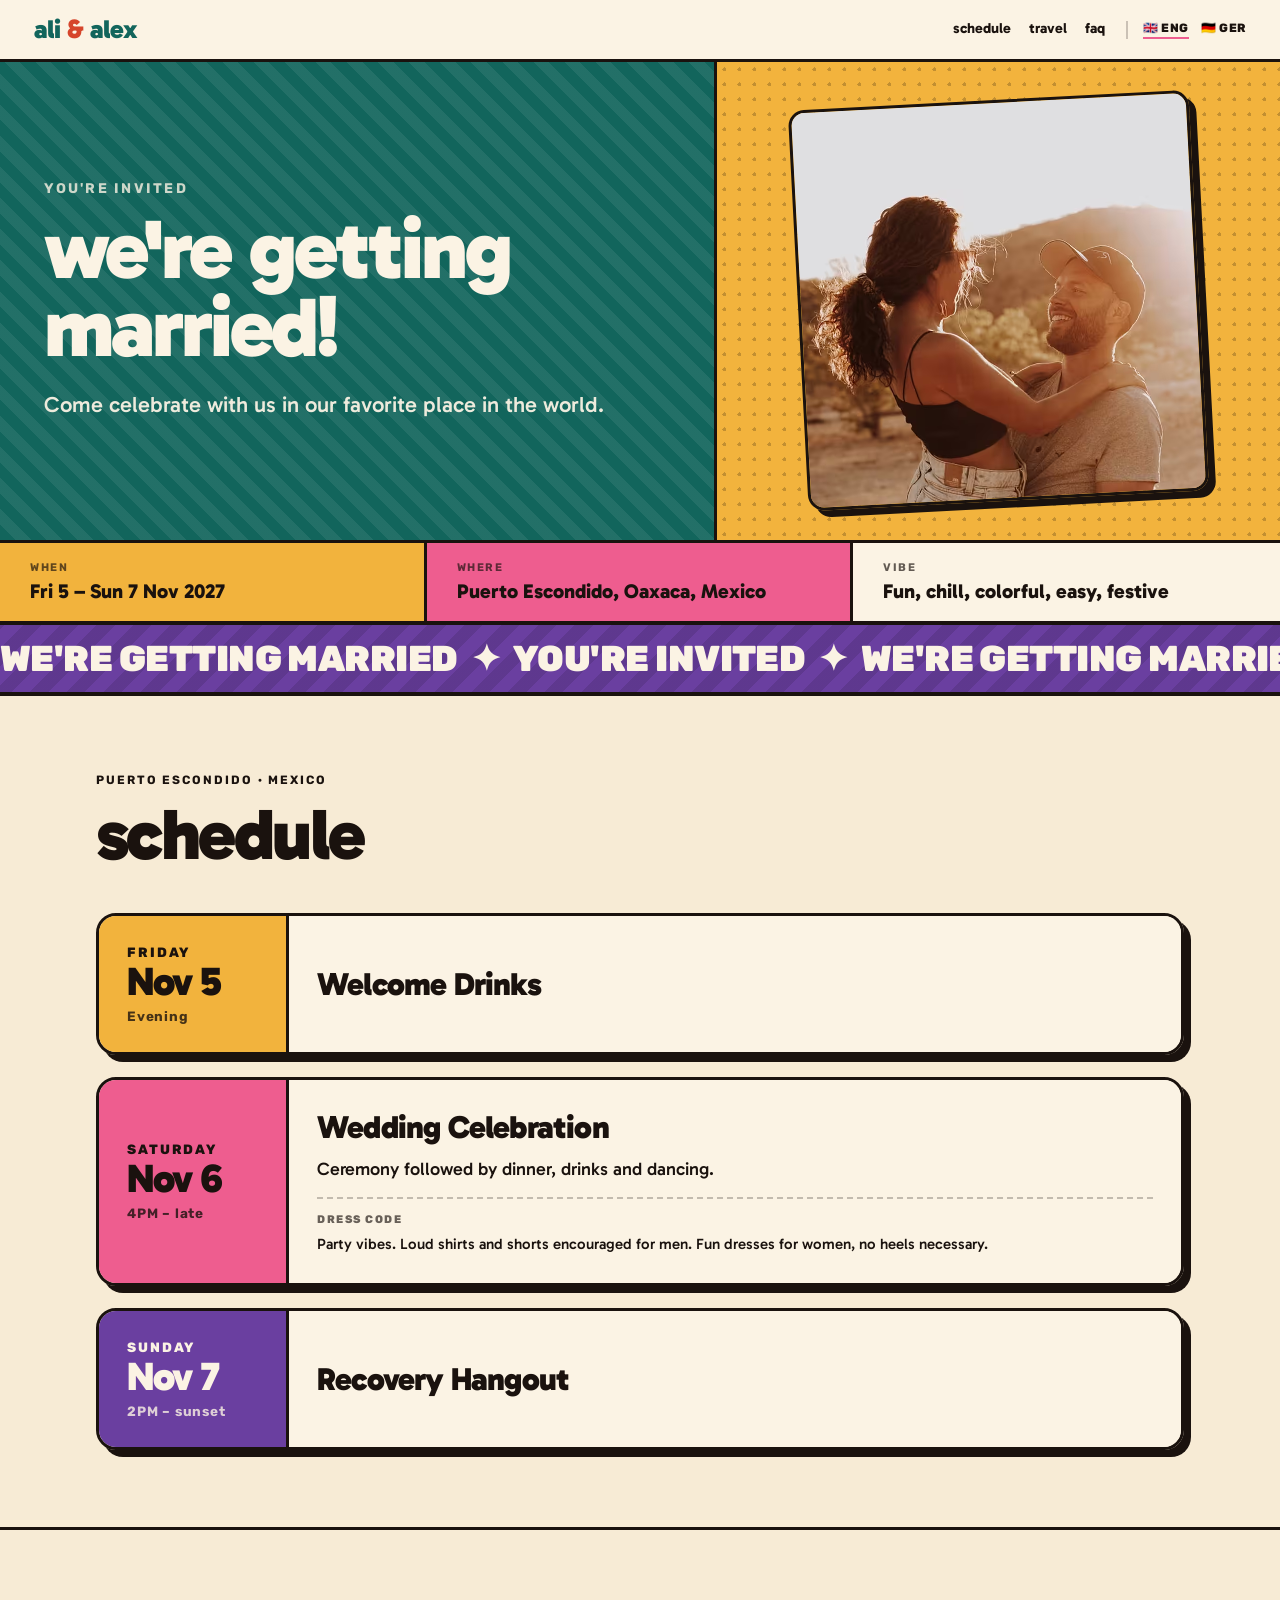
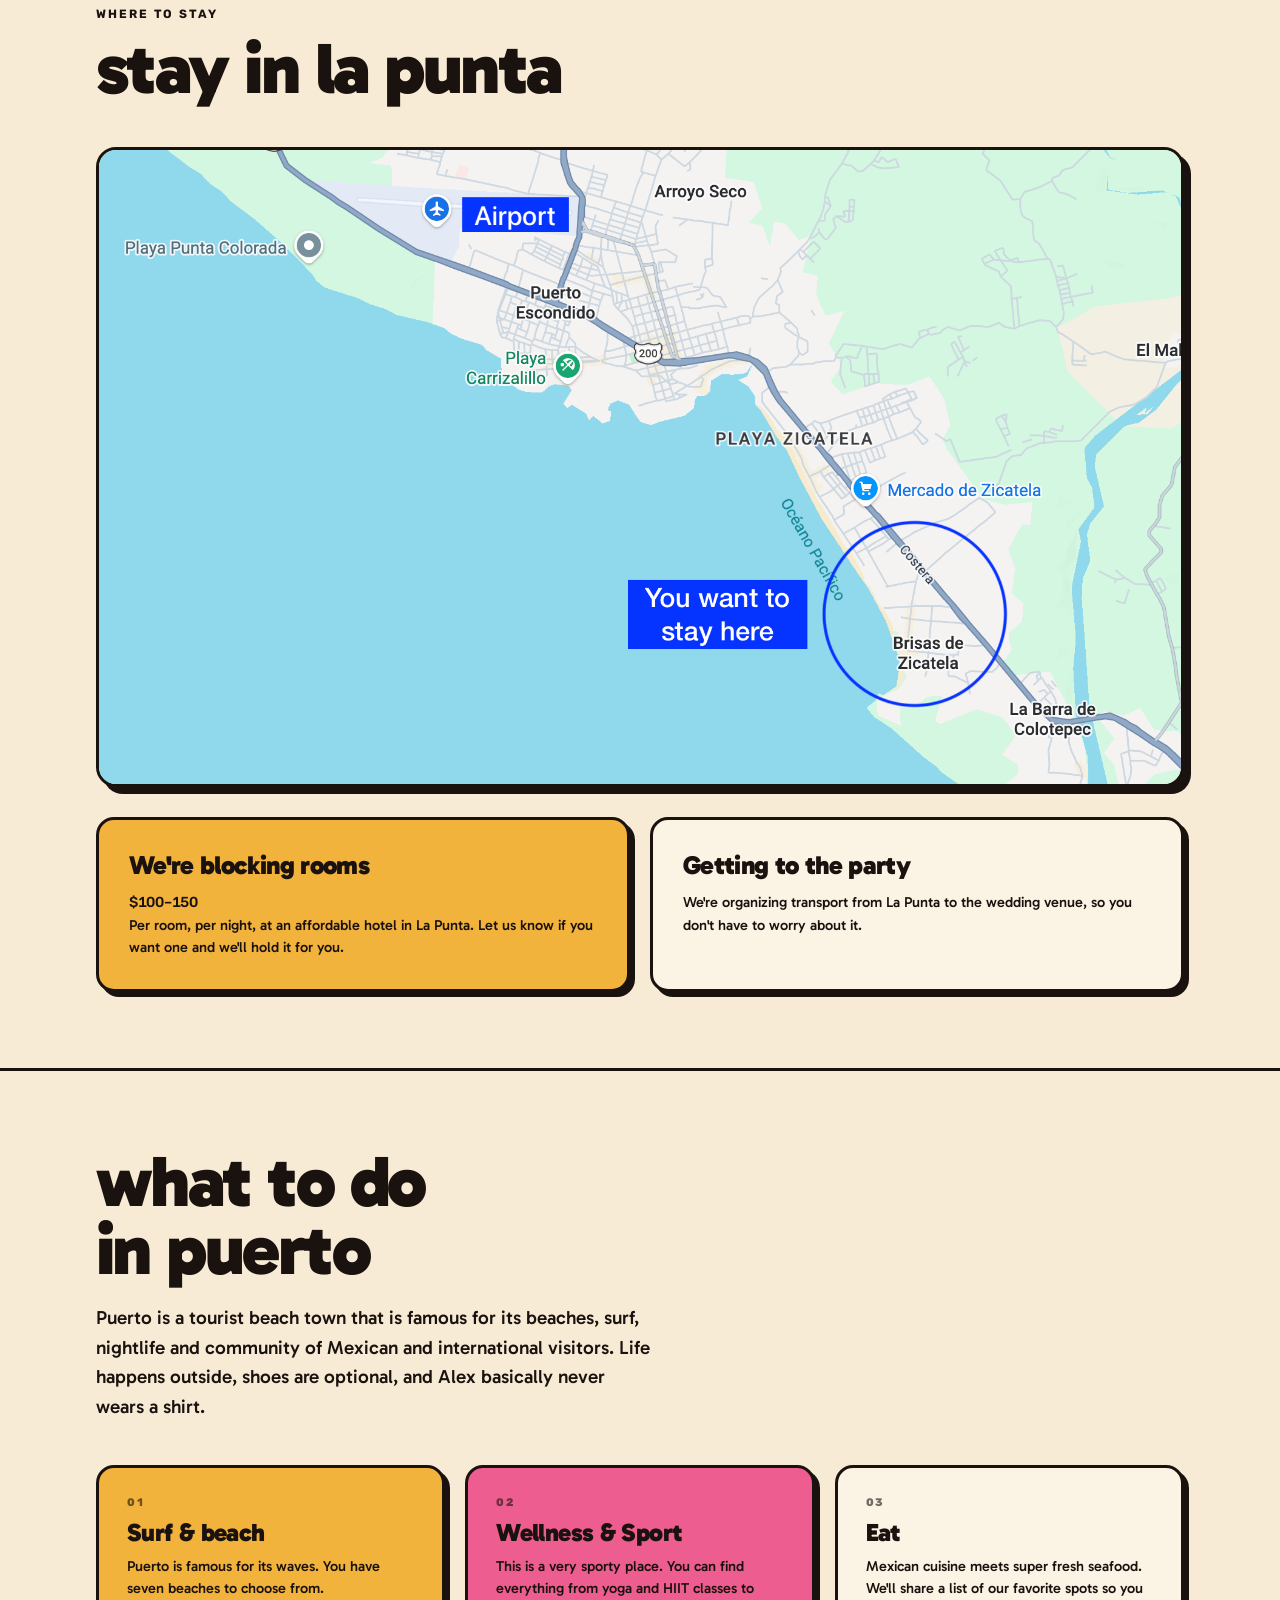
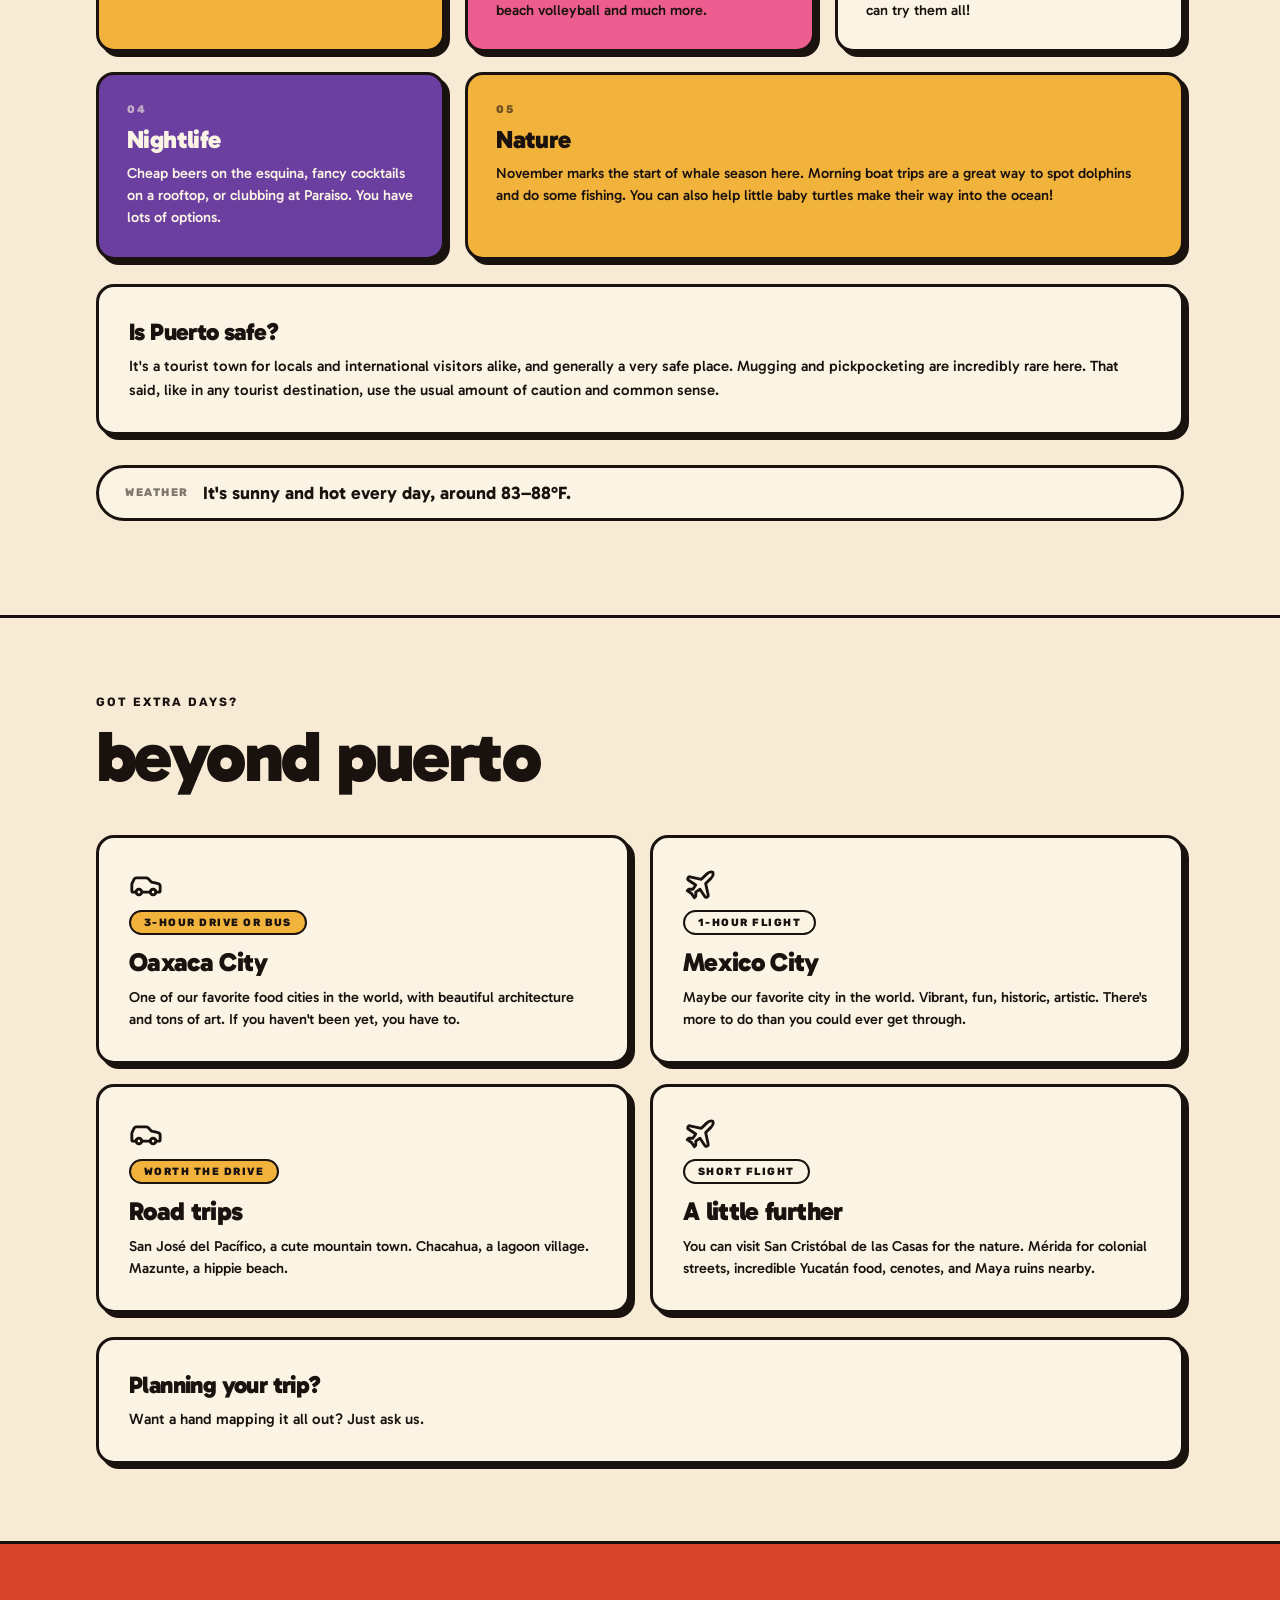
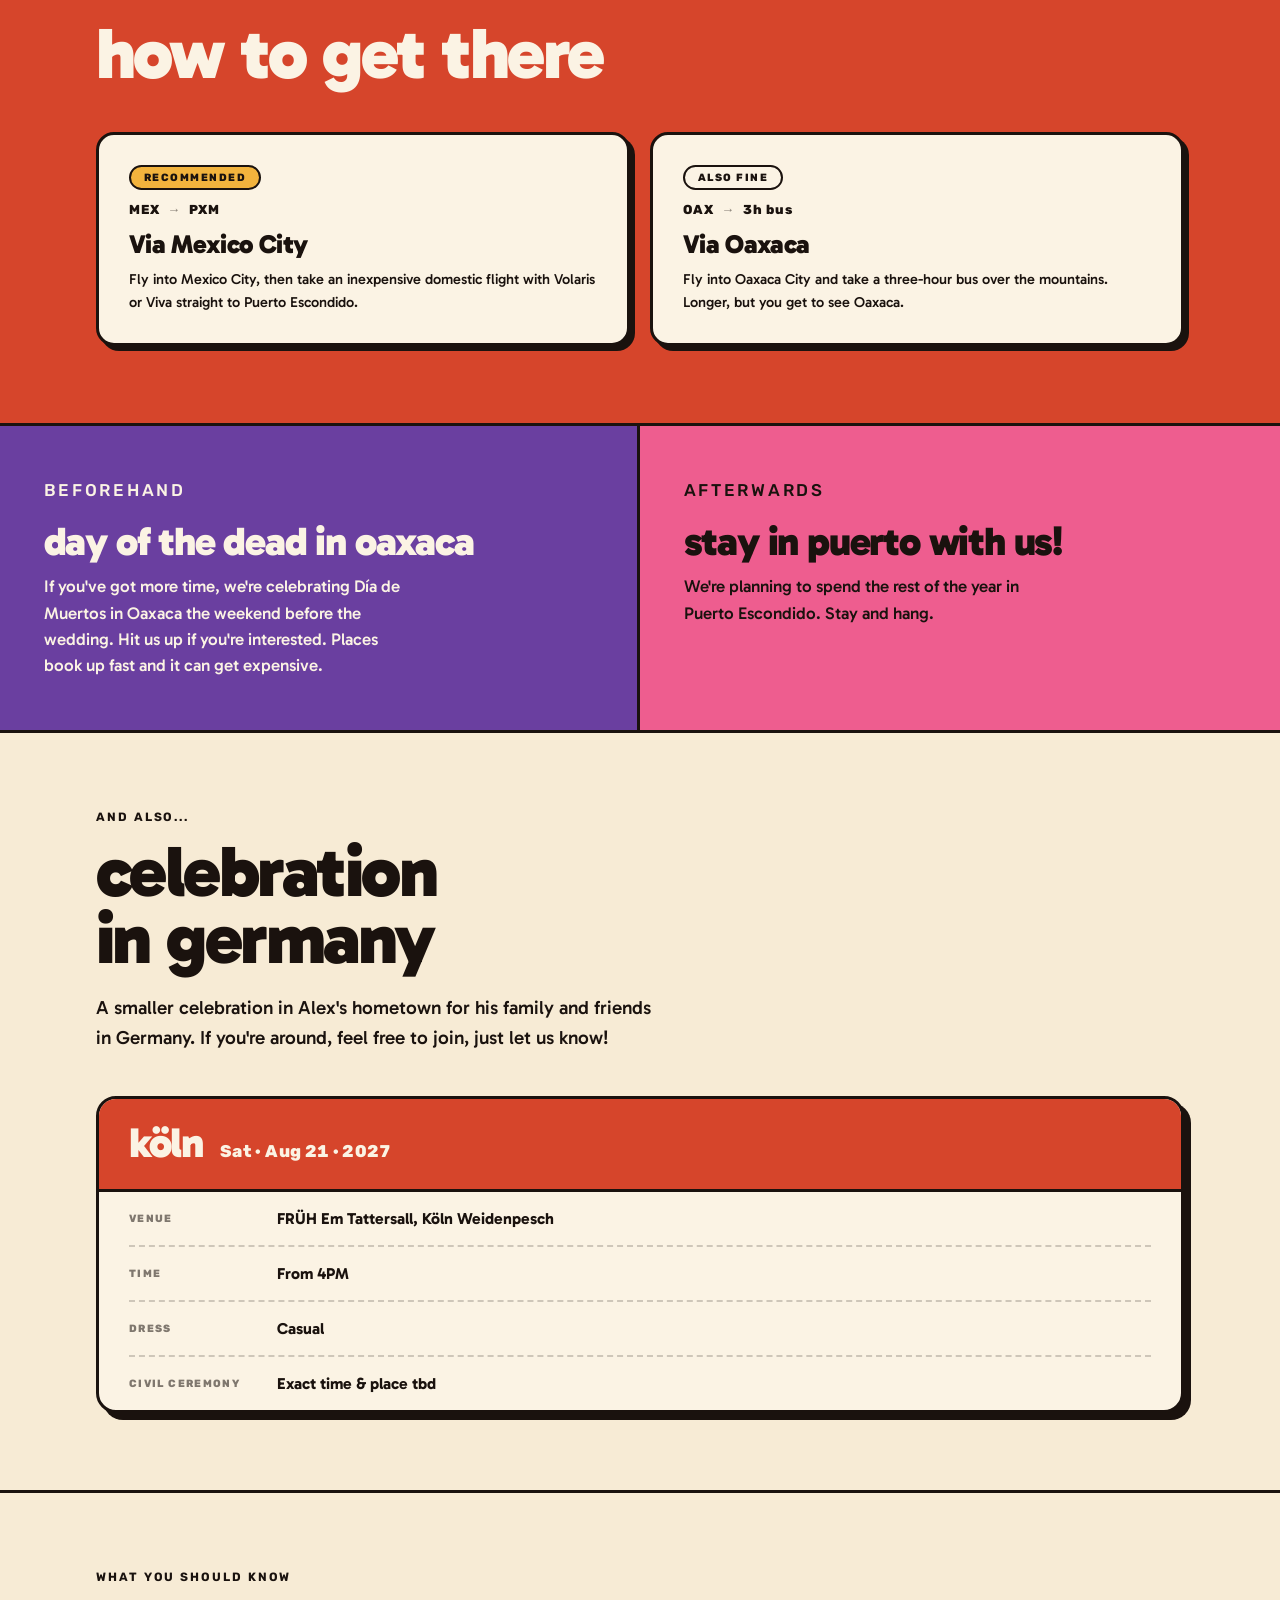
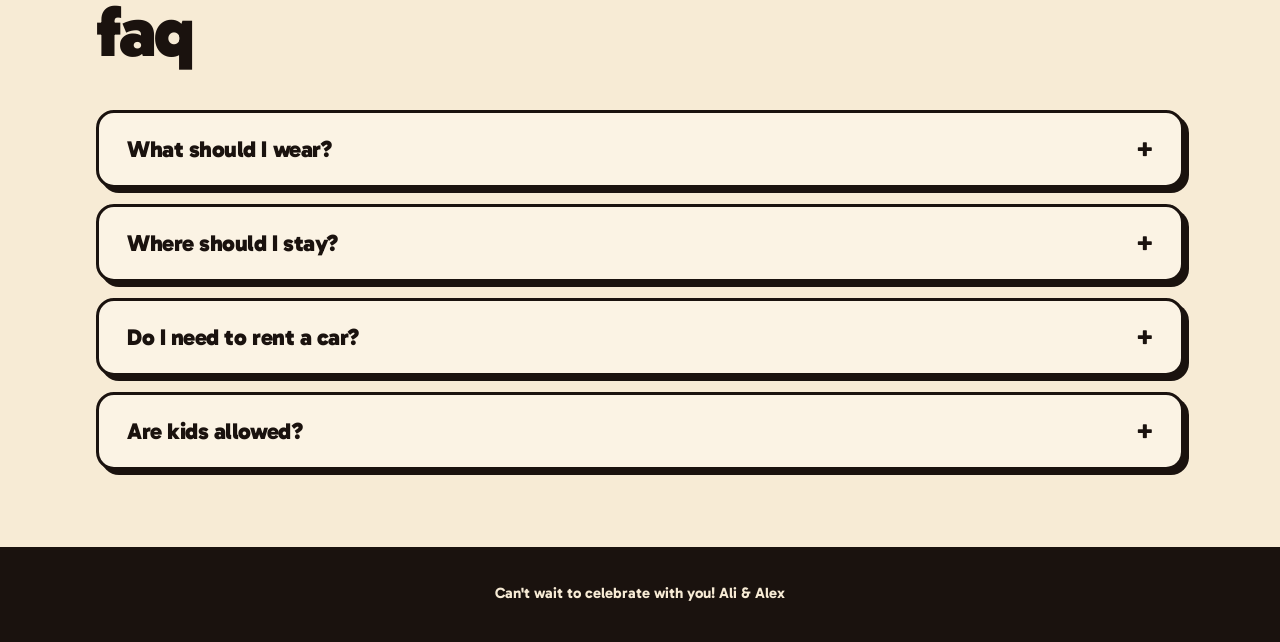
<file: index.html>
<!DOCTYPE html>
<html lang="en">
<head>
<meta charset="UTF-8">
<meta name="viewport" content="width=device-width, initial-scale=1.0">
<meta name="robots" content="noindex, nofollow">
<title>Ali &amp; Alex Wedding</title>
<meta name="description" content="Ali &amp; Alex are getting married in Puerto Escondido, Mexico on Saturday 6 November 2027. There's also a smaller celebration in Köln, Germany on 21 August for family and friends who can't make the trip.">
<link rel="icon" href="favicon.ico" sizes="any">
<link rel="icon" type="image/png" sizes="32x32" href="favicon-32x32.png">
<link rel="icon" type="image/png" sizes="16x16" href="favicon-16x16.png">
<link rel="apple-touch-icon" sizes="180x180" href="apple-touch-icon.png">
<link rel="manifest" href="site.webmanifest">
<meta name="theme-color" content="#12655C">
<link rel="alternate" hreflang="en" href="index.html">
<link rel="alternate" hreflang="de" href="de/">
<link rel="alternate" hreflang="x-default" href="index.html">
<link rel="preconnect" href="https://fonts.googleapis.com">
<link rel="preconnect" href="https://fonts.gstatic.com" crossorigin>
<link href="https://fonts.googleapis.com/css2?family=Gabarito:wght@400;600;700;800;900&family=Rubik:wght@500;700;800;900&display=swap" rel="stylesheet">
<link rel="stylesheet" href="site.css">
</head>
<body>

<nav class="nav">
  <a class="nav-logo" href="index.html">ali <span>&amp;</span> alex</a>
  <div class="nav-links">
    <a href="#schedule">schedule</a>
    <a href="#travel">travel</a>
    <a href="#faq">faq</a>
    <span class="nav-langs">
      <a href="index.html" aria-current="page">🇬🇧&nbsp;ENG</a>
      <a href="de/">🇩🇪&nbsp;GER</a>
    </span>
  </div>
</nav>

<header>
  <div class="hero">
    <div class="hero-copy">
      <p class="eyebrow">You're invited</p>
      <h1 class="title">we're getting married!</h1>
      <p class="lede">
        Come celebrate with us in our favorite place in the world.
      </p>
    </div>
    <div class="hero-photo">
      <img src="alialex.avif" alt="Ali and Alex">
    </div>
  </div>

  <dl class="facts">
    <div class="facts-a"><dt>When</dt><dd>Fri 5 – Sun 7 Nov 2027</dd></div>
    <div class="facts-b"><dt>Where</dt><dd>Puerto Escondido, Oaxaca, Mexico</dd></div>
    <div class="facts-c"><dt>Vibe</dt><dd>Fun, chill, colorful, easy, festive</dd></div>
  </dl>
</header>

<div class="band">
  <div class="band-inner">
    <div class="band-track">
      <span>WE'RE GETTING MARRIED&nbsp;&nbsp;✦&nbsp;&nbsp;YOU'RE INVITED&nbsp;&nbsp;✦&nbsp;&nbsp;</span>
      <span>WE'RE GETTING MARRIED&nbsp;&nbsp;✦&nbsp;&nbsp;YOU'RE INVITED&nbsp;&nbsp;✦&nbsp;&nbsp;</span>
      <span>WE'RE GETTING MARRIED&nbsp;&nbsp;✦&nbsp;&nbsp;YOU'RE INVITED&nbsp;&nbsp;✦&nbsp;&nbsp;</span>
      <span>WE'RE GETTING MARRIED&nbsp;&nbsp;✦&nbsp;&nbsp;YOU'RE INVITED&nbsp;&nbsp;✦&nbsp;&nbsp;</span>
      <span>WE'RE GETTING MARRIED&nbsp;&nbsp;✦&nbsp;&nbsp;YOU'RE INVITED&nbsp;&nbsp;✦&nbsp;&nbsp;</span>
      <span>WE'RE GETTING MARRIED&nbsp;&nbsp;✦&nbsp;&nbsp;YOU'RE INVITED&nbsp;&nbsp;✦&nbsp;&nbsp;</span>
      <span>WE'RE GETTING MARRIED&nbsp;&nbsp;✦&nbsp;&nbsp;YOU'RE INVITED&nbsp;&nbsp;✦&nbsp;&nbsp;</span>
      <span>WE'RE GETTING MARRIED&nbsp;&nbsp;✦&nbsp;&nbsp;YOU'RE INVITED&nbsp;&nbsp;✦&nbsp;&nbsp;</span>
    </div>
  </div>
</div>

<main>

  <!-- ============ SCHEDULE ============ -->
  <section class="sec sec-cream" id="schedule">
    <div class="wrap">
      <div class="sec-head">
        <p class="eyebrow">Puerto Escondido · Mexico</p>
        <h2 class="title">schedule</h2>
      </div>

      <div class="sched">
        <article class="sched-day sched-1">
          <div class="sched-when">
            <span class="sched-dow">Friday</span>
            <span class="sched-date">Nov 5</span>
            <span class="sched-time">Evening</span>
          </div>
          <div class="sched-what">
            <h3 class="sched-name">Welcome Drinks</h3>
          </div>
        </article>

        <article class="sched-day sched-2">
          <div class="sched-when">
            <span class="sched-dow">Saturday</span>
            <span class="sched-date">Nov 6</span>
            <span class="sched-time">4PM – late</span>
          </div>
          <div class="sched-what">
            <h3 class="sched-name">Wedding Celebration</h3>
            <p class="sched-desc">Ceremony followed by dinner, drinks and dancing.</p>
            <p class="sched-note"><b>Dress code</b>Party vibes. Loud shirts and shorts encouraged for men. Fun dresses for women, no heels necessary.</p>
          </div>
        </article>

        <article class="sched-day sched-3">
          <div class="sched-when">
            <span class="sched-dow">Sunday</span>
            <span class="sched-date">Nov 7</span>
            <span class="sched-time">2PM – sunset</span>
          </div>
          <div class="sched-what">
            <h3 class="sched-name">Recovery Hangout</h3>
          </div>
        </article>
      </div>
    </div>
  </section>

  <!-- ============ WHERE TO STAY ============ -->
  <section class="sec sec-cream" id="stay">
    <div class="wrap">
      <div class="sec-head">
        <p class="eyebrow">Where to stay</p>
        <h2 class="title">stay in la punta</h2>
      </div>

      <div class="map-wrap">
        <img src="map-wheretostay.png" alt="Map of Puerto Escondido: the airport sits northwest of town, and the recommended area to stay is circled at the south end of Playa Zicatela, by La Punta.">
      </div>

      <div class="stay">
        <article class="stay-card stay-a">
          <h3>We're blocking rooms</h3>
          <p class="price">$100–150</p>
          <p>Per room, per night, at an affordable hotel in La Punta. Let us know if you want one and we'll hold it for you.</p>
        </article>
        <article class="stay-card stay-b">
          <h3>Getting to the party</h3>
          <p>We're organizing transport from La Punta to the wedding venue, so you don't have to worry about it.</p>
        </article>
      </div>
    </div>
  </section>


  <!-- ============ WHAT TO DO ============ -->
  <section class="sec sec-cream" id="do">
    <div class="wrap">
      <div class="sec-head">
        <h2 class="title">what to do in puerto</h2>
        <p class="lede">
          Puerto is a tourist beach town that is famous for its beaches, surf,
          nightlife and community of Mexican and international visitors. Life
          happens outside, shoes are optional, and Alex basically never wears a
          shirt.
        </p>
      </div>

      <div class="do-grid">
        <article class="do-card do-1">
          <span class="do-num">01</span>
          <h3>Surf &amp; beach</h3>
          <p>Puerto is famous for its waves. You have seven beaches to choose from.</p>
        </article>
        <article class="do-card do-2">
          <span class="do-num">02</span>
          <h3>Wellness &amp; Sport</h3>
          <p>This is a very sporty place. You can find everything from yoga and HIIT classes to beach volleyball and much more.</p>
        </article>
        <article class="do-card do-3">
          <span class="do-num">03</span>
          <h3>Eat</h3>
          <p>Mexican cuisine meets super fresh seafood. We'll share a list of our favorite spots so you can try them all!</p>
        </article>
        <article class="do-card do-4">
          <span class="do-num">04</span>
          <h3>Nightlife</h3>
          <p>Cheap beers on the esquina, fancy cocktails on a rooftop, or clubbing at Paraiso. You have lots of options.</p>
        </article>
        <article class="do-card do-5">
          <span class="do-num">05</span>
          <h3>Nature</h3>
          <p>November marks the start of whale season here. Morning boat trips are a great way to spot dolphins and do some fishing. You can also help little baby turtles make their way into the ocean!</p>
        </article>
      </div>

      <div class="callouts">
        <article class="callout">
          <h3>Is Puerto safe?</h3>
          <p>It's a tourist town for locals and international visitors alike, and generally a very safe place. Mugging and pickpocketing are incredibly rare here. That said, like in any tourist destination, use the usual amount of caution and common sense.</p>
        </article>
      </div>

      <p class="weather"><b>Weather</b> It's sunny and hot every day, around 83–88°F.</p>
    </div>
  </section>

  <!-- ============ BEYOND PUERTO ============ -->
  <section class="sec sec-cream" id="beyond">
    <div class="wrap">
      <div class="sec-head">
        <p class="eyebrow">Got extra days?</p>
        <h2 class="title">beyond puerto</h2>
      </div>

      <div class="routes">
        <article class="route route-best">
          <svg class="route-icon" viewBox="0 0 24 24" fill="none" stroke="currentColor" stroke-width="2" stroke-linecap="round" stroke-linejoin="round" aria-hidden="true" focusable="false"><path d="M19 17h2c.6 0 1-.4 1-1v-3c0-.9-.7-1.7-1.5-1.9C18.7 10.6 16 10 16 10s-1.3-1.4-2.2-2.3c-.5-.4-1.1-.7-1.8-.7H5c-.6 0-1.1.4-1.4.9l-1.4 2.9A3.7 3.7 0 0 0 2 12v4c0 .6.4 1 1 1h2"/><circle cx="7" cy="17" r="2"/><path d="M9 17h6"/><circle cx="17" cy="17" r="2"/></svg>
          <span class="route-tag">3-hour drive or bus</span>
          <h3>Oaxaca City</h3>
          <p>One of our favorite food cities in the world, with beautiful architecture and tons of art. If you haven't been yet, you have to.</p>
        </article>
        <article class="route route-alt">
          <svg class="route-icon" viewBox="0 0 24 24" fill="none" stroke="currentColor" stroke-width="2" stroke-linecap="round" stroke-linejoin="round" aria-hidden="true" focusable="false"><path d="M17.8 19.2 16 11l3.5-3.5C21 6 21.5 4 21 3c-1-.5-3 0-4.5 1.5L13 8 4.8 6.2c-.5-.1-.9.1-1.1.5l-.3.5c-.2.5-.1 1 .3 1.3L9 12l-2 3H4l-1 1 3 2 2 3 1-1v-3l3-2 3.5 5.3c.3.4.8.5 1.3.3l.5-.2c.4-.3.6-.7.5-1.2z"/></svg>
          <span class="route-tag">1-hour flight</span>
          <h3>Mexico City</h3>
          <p>Maybe our favorite city in the world. Vibrant, fun, historic, artistic. There's more to do than you could ever get through.</p>
        </article>
      </div>

      <div class="routes">
        <article class="route route-best">
          <svg class="route-icon" viewBox="0 0 24 24" fill="none" stroke="currentColor" stroke-width="2" stroke-linecap="round" stroke-linejoin="round" aria-hidden="true" focusable="false"><path d="M19 17h2c.6 0 1-.4 1-1v-3c0-.9-.7-1.7-1.5-1.9C18.7 10.6 16 10 16 10s-1.3-1.4-2.2-2.3c-.5-.4-1.1-.7-1.8-.7H5c-.6 0-1.1.4-1.4.9l-1.4 2.9A3.7 3.7 0 0 0 2 12v4c0 .6.4 1 1 1h2"/><circle cx="7" cy="17" r="2"/><path d="M9 17h6"/><circle cx="17" cy="17" r="2"/></svg>
          <span class="route-tag">Worth the drive</span>
          <h3>Road trips</h3>
          <p>San José del Pacífico, a cute mountain town. Chacahua, a lagoon village. Mazunte, a hippie beach.</p>
        </article>
        <article class="route route-alt">
          <svg class="route-icon" viewBox="0 0 24 24" fill="none" stroke="currentColor" stroke-width="2" stroke-linecap="round" stroke-linejoin="round" aria-hidden="true" focusable="false"><path d="M17.8 19.2 16 11l3.5-3.5C21 6 21.5 4 21 3c-1-.5-3 0-4.5 1.5L13 8 4.8 6.2c-.5-.1-.9.1-1.1.5l-.3.5c-.2.5-.1 1 .3 1.3L9 12l-2 3H4l-1 1 3 2 2 3 1-1v-3l3-2 3.5 5.3c.3.4.8.5 1.3.3l.5-.2c.4-.3.6-.7.5-1.2z"/></svg>
          <span class="route-tag">Short flight</span>
          <h3>A little further</h3>
          <p>You can visit San Cristóbal de las Casas for the nature. Mérida for colonial streets, incredible Yucatán food, cenotes, and Maya ruins nearby.</p>
        </article>
      </div>

      <div class="callouts">
        <article class="callout">
          <h3>Planning your trip?</h3>
          <p>Want a hand mapping it all out? Just ask us.</p>
        </article>
      </div>
    </div>
  </section>

  <!-- ============ GETTING THERE ============ -->
  <section class="sec sec-brick" id="travel">
    <div class="wrap">
      <div class="sec-head">
        <h2 class="title">how to get there</h2>
      </div>

      <div class="routes">
        <article class="route route-best">
          <span class="route-tag">Recommended</span>
          <div class="hop"><span>MEX</span><i>→</i><span>PXM</span></div>
          <h3>Via Mexico City</h3>
          <p>Fly into Mexico City, then take an inexpensive domestic flight with Volaris or Viva straight to Puerto Escondido.</p>
        </article>
        <article class="route route-alt">
          <span class="route-tag">Also fine</span>
          <div class="hop"><span>OAX</span><i>→</i><span>3h bus</span></div>
          <h3>Via Oaxaca</h3>
          <p>Fly into Oaxaca City and take a three-hour bus over the mountains. Longer, but you get to see Oaxaca.</p>
        </article>
      </div>
    </div>
  </section>

  <!-- ============ BEFORE / AFTER ============ -->

  <section class="bookend">
    <div class="bookend-before">
      <p class="eyebrow">Beforehand</p>
      <h3>day of the dead in oaxaca</h3>
      <p>
        If you've got more time, we're celebrating Día de Muertos in Oaxaca the weekend
        before the wedding. Hit us up if you're interested. Places book up fast and it
        can get expensive.
      </p>
    </div>
    <div class="bookend-after">
      <p class="eyebrow">Afterwards</p>
      <h3>stay in puerto with us!</h3>
      <p>
        We're planning to spend the rest of the year in Puerto Escondido. Stay and hang.
      </p>
    </div>
  </section>

  <!-- ============ KÖLN — the smaller, optional celebration ============ -->
  <section class="sec sec-cream" id="koln">
    <div class="wrap">
      <div class="sec-head">
        <p class="eyebrow">And also...</p>
        <h2 class="title">celebration in germany</h2>
        <p class="lede">
          A smaller celebration in Alex's hometown for his family and friends in
          Germany. If you're around, feel free to join, just let us know!
        </p>
      </div>

      <article class="koln-card">
        <div class="koln-card-head">
          <span class="koln-place">köln</span>
          <span class="koln-date">Sat · Aug 21 · 2027</span>
        </div>
        <dl class="koln-facts">
          <div><dt>Venue</dt><dd>FR&Uuml;H Em Tattersall, K&ouml;ln Weidenpesch</dd></div>
          <div><dt>Time</dt><dd>From 4PM</dd></div>
          <div><dt>Dress</dt><dd>Casual</dd></div>
          <div><dt>Civil ceremony</dt><dd>Exact time &amp; place tbd</dd></div>
        </dl>
      </article>
    </div>
  </section>

  <!-- ============ FAQ ============ -->
  <section class="sec sec-cream" id="faq">
    <div class="wrap">
      <div class="sec-head">
        <p class="eyebrow">What you should know</p>
        <h2 class="title">faq</h2>
      </div>

      <div class="faq-list">
        <details class="faq-item">
          <summary>What should I wear?</summary>
          <p>
            Puerto is hot and humid, and the wedding will be on the beach, so it'd be
            best to wear something light and breathable. This is not a formal affair, so
            we want to encourage you to wear something fun, colorful and comfortable.
          </p>
        </details>

        <details class="faq-item">
          <summary>Where should I stay?</summary>
          <p>
            <strong>Puerto</strong> — we're holding rooms at an affordable hotel in
            La Punta, $100–150 per room per night. Let us know and we'll hold one for
            you. We're also organizing transport from La Punta to the venue.
          </p>
        </details>

        <details class="faq-item">
          <summary>Do I need to rent a car?</summary>
          <p>
            Puerto is small and very walkable. It's easy and fairly cheap to get around
            by taxi as well, so you won't need one (we never have one). However, if you
            want to stay longer and/or explore, you could rent a scooter or a car. We
            can help you pick the right shop.
          </p>
        </details>

        <details class="faq-item">
          <summary>Are kids allowed?</summary>
          <p>
            Yes, your kids are welcome!
          </p>
        </details>
      </div>
    </div>
  </section>

</main>

<footer class="foot">
  <p>Can't wait to celebrate with you! Ali &amp; Alex</p>
</footer>

<script>
  /* carry the current section across a language switch */
  for (const a of document.querySelectorAll('.nav-langs a[href]')) {
    a.addEventListener('click', function (e) {
      if (location.hash && !this.hasAttribute('aria-current')) {
        e.preventDefault();
        location.assign(this.getAttribute('href') + location.hash);
      }
    });
  }
</script>

</body>
</html>
</file>
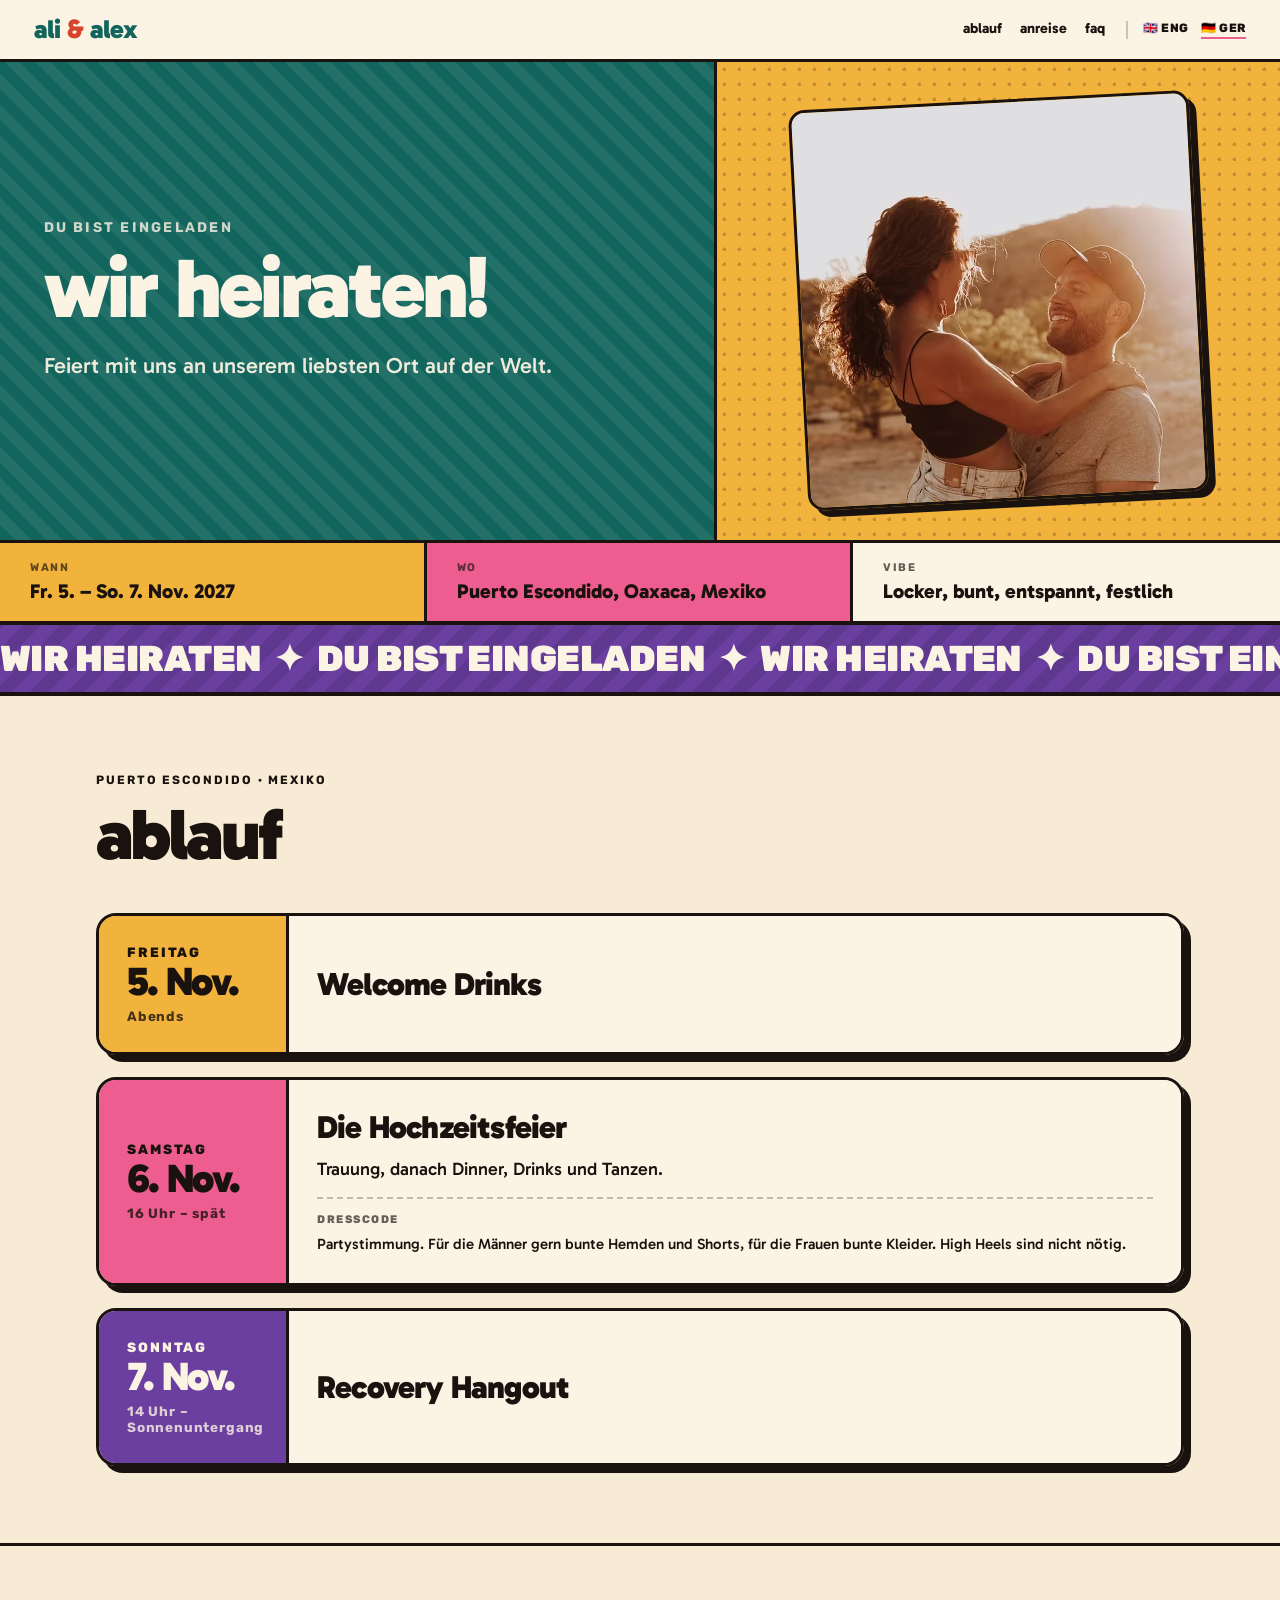
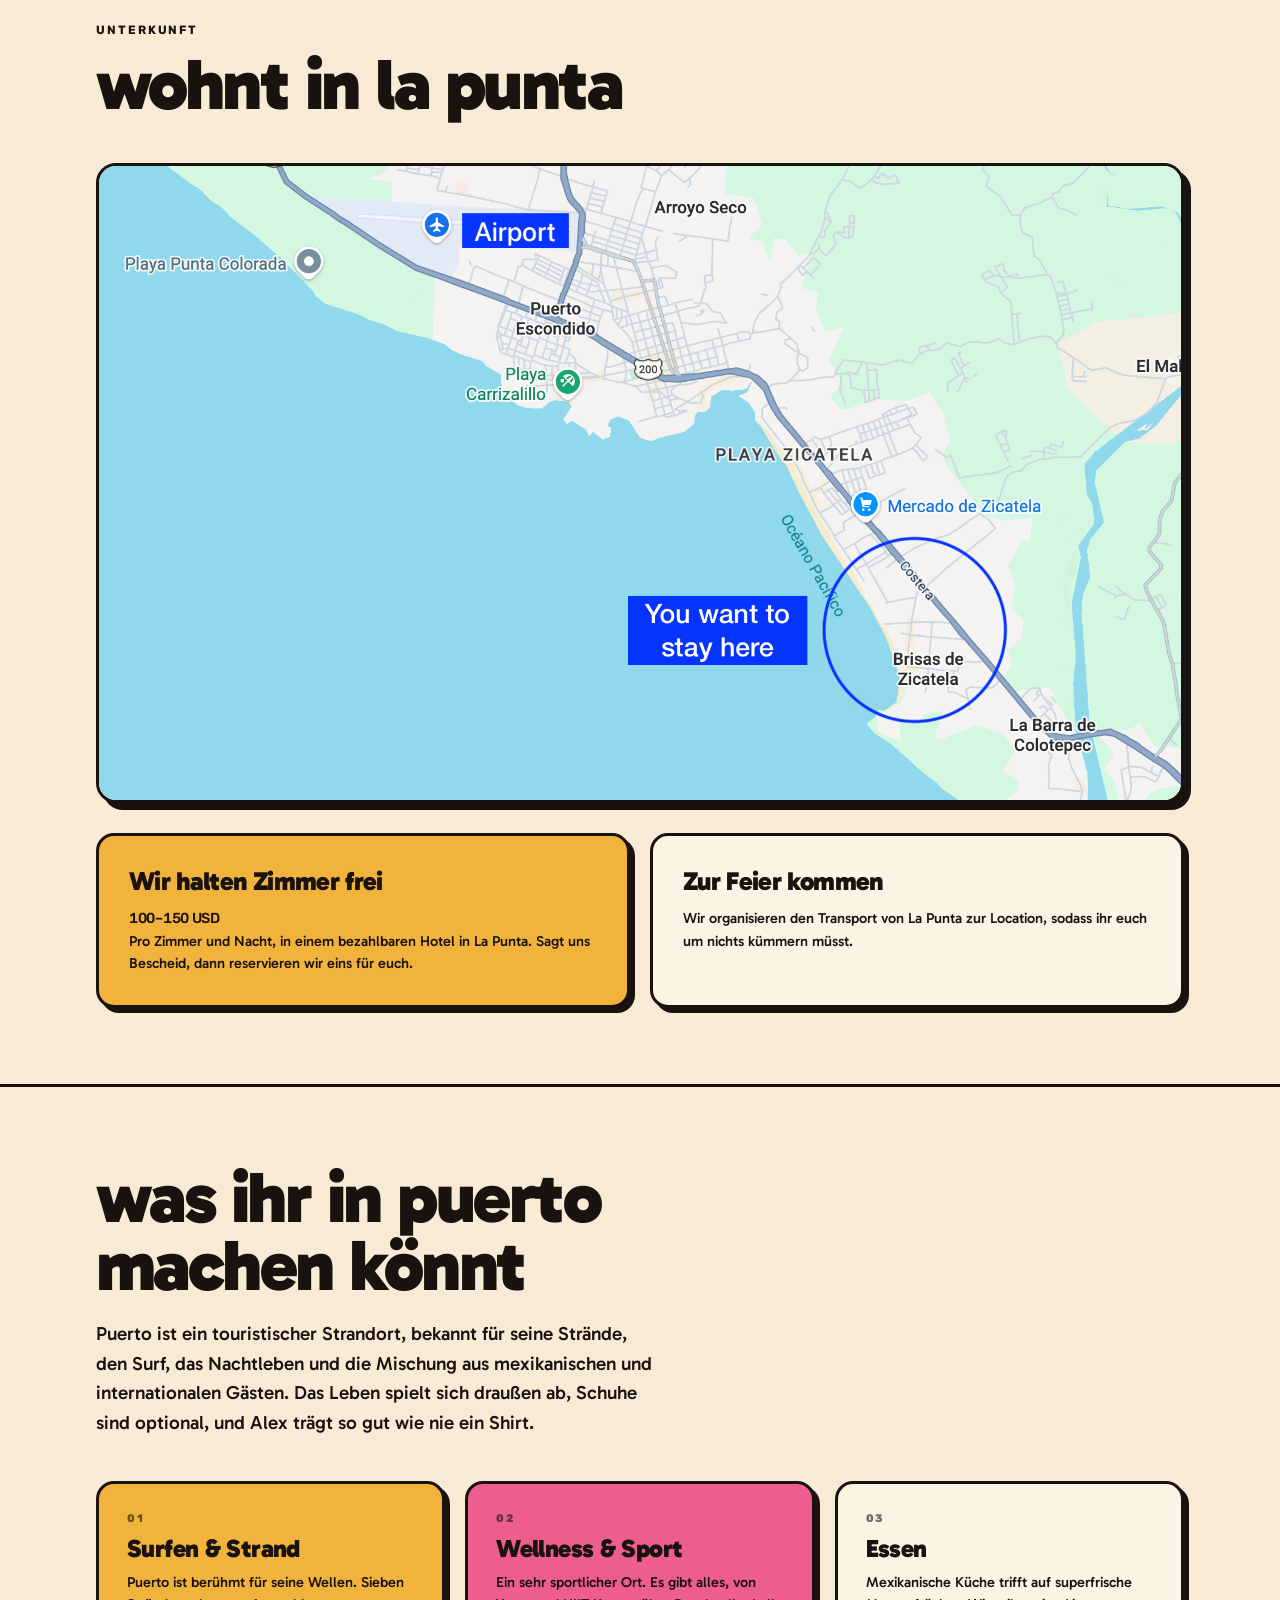
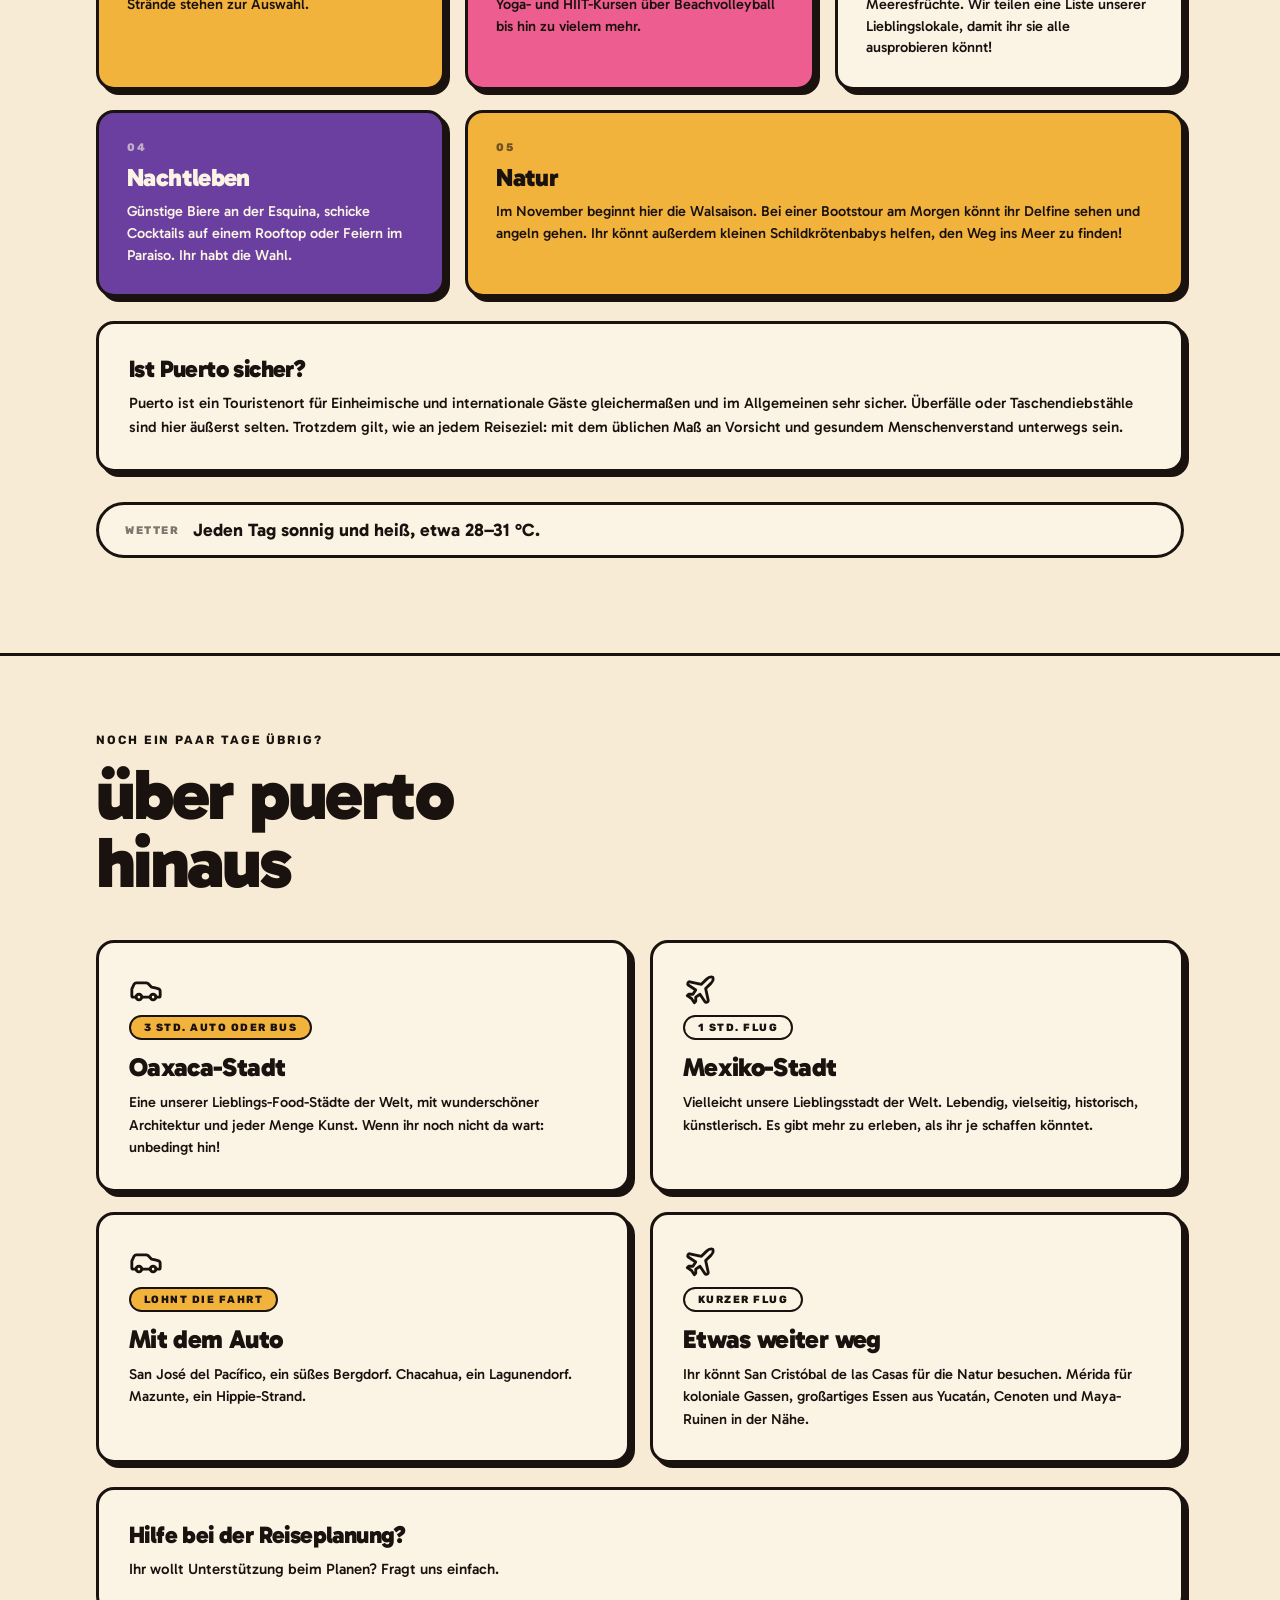
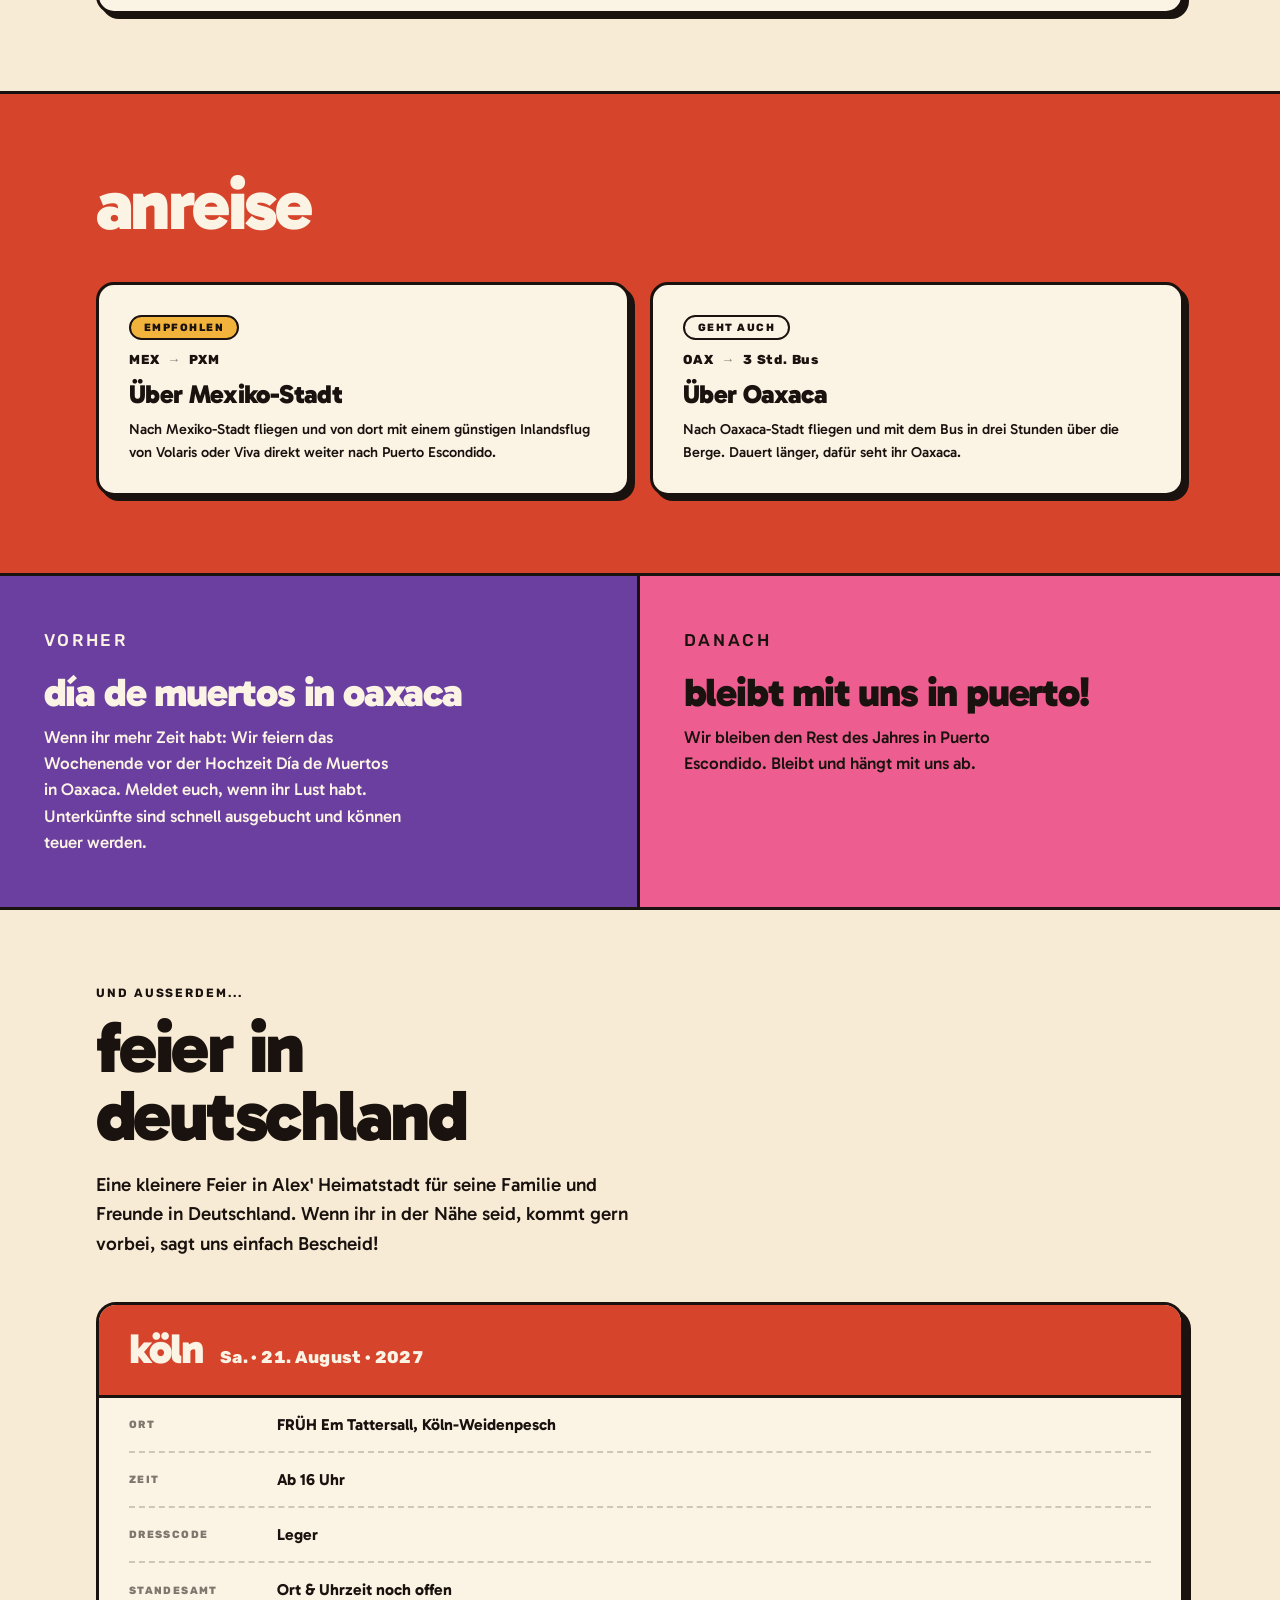
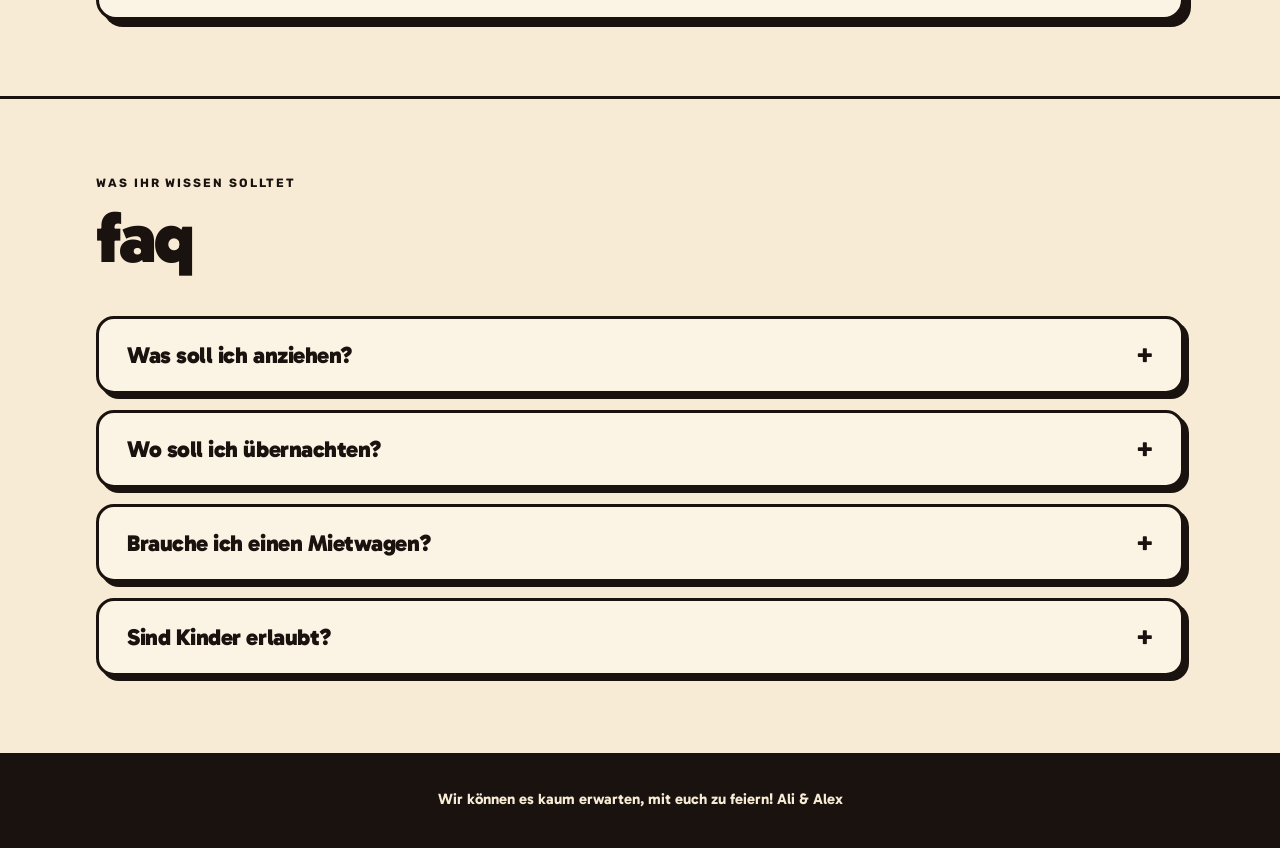
<file: de/index.html>
<!DOCTYPE html>
<html lang="de">
<head>
<meta charset="UTF-8">
<meta name="viewport" content="width=device-width, initial-scale=1.0">
<meta name="robots" content="noindex, nofollow">
<title>Ali &amp; Alex Hochzeit</title>
<meta name="description" content="Ali &amp; Alex heiraten am Samstag, den 6. November 2027 in Puerto Escondido, Mexiko. Außerdem gibt es am 21. August eine kleinere Feier in Köln für alle, die den Weg nach Mexiko nicht schaffen.">
<link rel="icon" href="../favicon.ico" sizes="any">
<link rel="icon" type="image/png" sizes="32x32" href="../favicon-32x32.png">
<link rel="icon" type="image/png" sizes="16x16" href="../favicon-16x16.png">
<link rel="apple-touch-icon" sizes="180x180" href="../apple-touch-icon.png">
<link rel="manifest" href="../site.webmanifest">
<meta name="theme-color" content="#12655C">
<link rel="alternate" hreflang="en" href="../">
<link rel="alternate" hreflang="de" href="../de/">
<link rel="alternate" hreflang="x-default" href="../">
<link rel="preconnect" href="https://fonts.googleapis.com">
<link rel="preconnect" href="https://fonts.gstatic.com" crossorigin>
<link href="https://fonts.googleapis.com/css2?family=Gabarito:wght@400;600;700;800;900&family=Rubik:wght@500;700;800;900&display=swap" rel="stylesheet">
<link rel="stylesheet" href="../site.css">
</head>
<body>

<nav class="nav">
  <a class="nav-logo" href="../de/">ali <span>&amp;</span> alex</a>
  <div class="nav-links">
    <a href="#schedule">ablauf</a>
    <a href="#travel">anreise</a>
    <a href="#faq">faq</a>
    <span class="nav-langs">
      <a href="../">🇬🇧&nbsp;ENG</a>
      <a href="../de/" aria-current="page">🇩🇪&nbsp;GER</a>
    </span>
  </div>
</nav>

<header>
  <div class="hero">
    <div class="hero-copy">
      <p class="eyebrow">Du bist eingeladen</p>
      <h1 class="title">wir heiraten!</h1>
      <p class="lede">
        Feiert mit uns an unserem liebsten Ort auf der Welt.
      </p>
    </div>
    <div class="hero-photo">
      <img src="../alialex.avif" alt="Ali und Alex">
    </div>
  </div>

  <dl class="facts">
    <div class="facts-a"><dt>Wann</dt><dd>Fr. 5. – So. 7. Nov. 2027</dd></div>
    <div class="facts-b"><dt>Wo</dt><dd>Puerto Escondido, Oaxaca, Mexiko</dd></div>
    <div class="facts-c"><dt>Vibe</dt><dd>Locker, bunt, entspannt, festlich</dd></div>
  </dl>
</header>

<div class="band">
  <div class="band-inner">
    <div class="band-track">
      <span>WIR HEIRATEN&nbsp;&nbsp;✦&nbsp;&nbsp;DU BIST EINGELADEN&nbsp;&nbsp;✦&nbsp;&nbsp;</span>
      <span>WIR HEIRATEN&nbsp;&nbsp;✦&nbsp;&nbsp;DU BIST EINGELADEN&nbsp;&nbsp;✦&nbsp;&nbsp;</span>
      <span>WIR HEIRATEN&nbsp;&nbsp;✦&nbsp;&nbsp;DU BIST EINGELADEN&nbsp;&nbsp;✦&nbsp;&nbsp;</span>
      <span>WIR HEIRATEN&nbsp;&nbsp;✦&nbsp;&nbsp;DU BIST EINGELADEN&nbsp;&nbsp;✦&nbsp;&nbsp;</span>
      <span>WIR HEIRATEN&nbsp;&nbsp;✦&nbsp;&nbsp;DU BIST EINGELADEN&nbsp;&nbsp;✦&nbsp;&nbsp;</span>
      <span>WIR HEIRATEN&nbsp;&nbsp;✦&nbsp;&nbsp;DU BIST EINGELADEN&nbsp;&nbsp;✦&nbsp;&nbsp;</span>
      <span>WIR HEIRATEN&nbsp;&nbsp;✦&nbsp;&nbsp;DU BIST EINGELADEN&nbsp;&nbsp;✦&nbsp;&nbsp;</span>
      <span>WIR HEIRATEN&nbsp;&nbsp;✦&nbsp;&nbsp;DU BIST EINGELADEN&nbsp;&nbsp;✦&nbsp;&nbsp;</span>
    </div>
  </div>
</div>

<main>

  <!-- ============ ABLAUF ============ -->
  <section class="sec sec-cream" id="schedule">
    <div class="wrap">
      <div class="sec-head">
        <p class="eyebrow">Puerto Escondido · Mexiko</p>
        <h2 class="title">ablauf</h2>
      </div>

      <div class="sched">
        <article class="sched-day sched-1">
          <div class="sched-when">
            <span class="sched-dow">Freitag</span>
            <span class="sched-date">5. Nov.</span>
            <span class="sched-time">Abends</span>
          </div>
          <div class="sched-what">
            <h3 class="sched-name">Welcome Drinks</h3>
          </div>
        </article>

        <article class="sched-day sched-2">
          <div class="sched-when">
            <span class="sched-dow">Samstag</span>
            <span class="sched-date">6. Nov.</span>
            <span class="sched-time">16 Uhr – spät</span>
          </div>
          <div class="sched-what">
            <h3 class="sched-name">Die Hochzeitsfeier</h3>
            <p class="sched-desc">Trauung, danach Dinner, Drinks und Tanzen.</p>
            <p class="sched-note"><b>Dresscode</b>Partystimmung. Für die Männer gern bunte Hemden und Shorts, für die Frauen bunte Kleider. High Heels sind nicht nötig.</p>
          </div>
        </article>

        <article class="sched-day sched-3">
          <div class="sched-when">
            <span class="sched-dow">Sonntag</span>
            <span class="sched-date">7. Nov.</span>
            <span class="sched-time">14 Uhr – Sonnenuntergang</span>
          </div>
          <div class="sched-what">
            <h3 class="sched-name">Recovery Hangout</h3>
          </div>
        </article>
      </div>
    </div>
  </section>

  <!-- ============ UNTERKUNFT ============ -->
  <section class="sec sec-cream" id="stay">
    <div class="wrap">
      <div class="sec-head">
        <p class="eyebrow">Unterkunft</p>
        <h2 class="title">wohnt in la punta</h2>
      </div>

      <div class="map-wrap">
        <img src="../map-wheretostay.png" alt="Karte von Puerto Escondido: Der Flughafen liegt nordwestlich der Stadt, der empfohlene Bereich zum Übernachten ist am Südende der Playa Zicatela bei La Punta eingekreist.">
      </div>

      <div class="stay">
        <article class="stay-card stay-a">
          <h3>Wir halten Zimmer frei</h3>
          <p class="price">100–150&nbsp;USD</p>
          <p>Pro Zimmer und Nacht, in einem bezahlbaren Hotel in La Punta. Sagt uns Bescheid, dann reservieren wir eins für euch.</p>
        </article>
        <article class="stay-card stay-b">
          <h3>Zur Feier kommen</h3>
          <p>Wir organisieren den Transport von La Punta zur Location, sodass ihr euch um nichts kümmern müsst.</p>
        </article>
      </div>
    </div>
  </section>


  <!-- ============ WAS IHR MACHEN KÖNNT ============ -->
  <section class="sec sec-cream" id="do">
    <div class="wrap">
      <div class="sec-head">
        <h2 class="title">was ihr in puerto machen könnt</h2>
        <p class="lede">
          Puerto ist ein touristischer Strandort, bekannt für seine Strände, den
          Surf, das Nachtleben und die Mischung aus mexikanischen und
          internationalen Gästen. Das Leben spielt sich draußen ab, Schuhe sind
          optional, und Alex trägt so gut wie nie ein Shirt.
        </p>
      </div>

      <div class="do-grid">
        <article class="do-card do-1">
          <span class="do-num">01</span>
          <h3>Surfen &amp; Strand</h3>
          <p>Puerto ist berühmt für seine Wellen. Sieben Strände stehen zur Auswahl.</p>
        </article>
        <article class="do-card do-2">
          <span class="do-num">02</span>
          <h3>Wellness &amp; Sport</h3>
          <p>Ein sehr sportlicher Ort. Es gibt alles, von Yoga- und HIIT-Kursen über Beachvolleyball bis hin zu vielem mehr.</p>
        </article>
        <article class="do-card do-3">
          <span class="do-num">03</span>
          <h3>Essen</h3>
          <p>Mexikanische Küche trifft auf superfrische Meeresfrüchte. Wir teilen eine Liste unserer Lieblingslokale, damit ihr sie alle ausprobieren könnt!</p>
        </article>
        <article class="do-card do-4">
          <span class="do-num">04</span>
          <h3>Nachtleben</h3>
          <p>Günstige Biere an der Esquina, schicke Cocktails auf einem Rooftop oder Feiern im Paraiso. Ihr habt die Wahl.</p>
        </article>
        <article class="do-card do-5">
          <span class="do-num">05</span>
          <h3>Natur</h3>
          <p>Im November beginnt hier die Walsaison. Bei einer Bootstour am Morgen könnt ihr Delfine sehen und angeln gehen. Ihr könnt außerdem kleinen Schildkrötenbabys helfen, den Weg ins Meer zu finden!</p>
        </article>
      </div>

      <div class="callouts">
        <article class="callout">
          <h3>Ist Puerto sicher?</h3>
          <p>Puerto ist ein Touristenort für Einheimische und internationale Gäste gleichermaßen und im Allgemeinen sehr sicher. Überfälle oder Taschendiebstähle sind hier äußerst selten. Trotzdem gilt, wie an jedem Reiseziel: mit dem üblichen Maß an Vorsicht und gesundem Menschenverstand unterwegs sein.</p>
        </article>
      </div>

      <p class="weather"><b>Wetter</b> Jeden Tag sonnig und heiß, etwa 28–31 °C.</p>
    </div>
  </section>

  <!-- ============ ÜBER PUERTO HINAUS ============ -->
  <section class="sec sec-cream" id="beyond">
    <div class="wrap">
      <div class="sec-head">
        <p class="eyebrow">Noch ein paar Tage übrig?</p>
        <h2 class="title">über puerto hinaus</h2>
      </div>

      <div class="routes">
        <article class="route route-best">
          <svg class="route-icon" viewBox="0 0 24 24" fill="none" stroke="currentColor" stroke-width="2" stroke-linecap="round" stroke-linejoin="round" aria-hidden="true" focusable="false"><path d="M19 17h2c.6 0 1-.4 1-1v-3c0-.9-.7-1.7-1.5-1.9C18.7 10.6 16 10 16 10s-1.3-1.4-2.2-2.3c-.5-.4-1.1-.7-1.8-.7H5c-.6 0-1.1.4-1.4.9l-1.4 2.9A3.7 3.7 0 0 0 2 12v4c0 .6.4 1 1 1h2"/><circle cx="7" cy="17" r="2"/><path d="M9 17h6"/><circle cx="17" cy="17" r="2"/></svg>
          <span class="route-tag">3 Std. Auto oder Bus</span>
          <h3>Oaxaca-Stadt</h3>
          <p>Eine unserer Lieblings-Food-Städte der Welt, mit wunderschöner Architektur und jeder Menge Kunst. Wenn ihr noch nicht da wart: unbedingt hin!</p>
        </article>
        <article class="route route-alt">
          <svg class="route-icon" viewBox="0 0 24 24" fill="none" stroke="currentColor" stroke-width="2" stroke-linecap="round" stroke-linejoin="round" aria-hidden="true" focusable="false"><path d="M17.8 19.2 16 11l3.5-3.5C21 6 21.5 4 21 3c-1-.5-3 0-4.5 1.5L13 8 4.8 6.2c-.5-.1-.9.1-1.1.5l-.3.5c-.2.5-.1 1 .3 1.3L9 12l-2 3H4l-1 1 3 2 2 3 1-1v-3l3-2 3.5 5.3c.3.4.8.5 1.3.3l.5-.2c.4-.3.6-.7.5-1.2z"/></svg>
          <span class="route-tag">1 Std. Flug</span>
          <h3>Mexiko-Stadt</h3>
          <p>Vielleicht unsere Lieblingsstadt der Welt. Lebendig, vielseitig, historisch, künstlerisch. Es gibt mehr zu erleben, als ihr je schaffen könntet.</p>
        </article>
      </div>

      <div class="routes">
        <article class="route route-best">
          <svg class="route-icon" viewBox="0 0 24 24" fill="none" stroke="currentColor" stroke-width="2" stroke-linecap="round" stroke-linejoin="round" aria-hidden="true" focusable="false"><path d="M19 17h2c.6 0 1-.4 1-1v-3c0-.9-.7-1.7-1.5-1.9C18.7 10.6 16 10 16 10s-1.3-1.4-2.2-2.3c-.5-.4-1.1-.7-1.8-.7H5c-.6 0-1.1.4-1.4.9l-1.4 2.9A3.7 3.7 0 0 0 2 12v4c0 .6.4 1 1 1h2"/><circle cx="7" cy="17" r="2"/><path d="M9 17h6"/><circle cx="17" cy="17" r="2"/></svg>
          <span class="route-tag">Lohnt die Fahrt</span>
          <h3>Mit dem Auto</h3>
          <p>San José del Pacífico, ein süßes Bergdorf. Chacahua, ein Lagunendorf. Mazunte, ein Hippie-Strand.</p>
        </article>
        <article class="route route-alt">
          <svg class="route-icon" viewBox="0 0 24 24" fill="none" stroke="currentColor" stroke-width="2" stroke-linecap="round" stroke-linejoin="round" aria-hidden="true" focusable="false"><path d="M17.8 19.2 16 11l3.5-3.5C21 6 21.5 4 21 3c-1-.5-3 0-4.5 1.5L13 8 4.8 6.2c-.5-.1-.9.1-1.1.5l-.3.5c-.2.5-.1 1 .3 1.3L9 12l-2 3H4l-1 1 3 2 2 3 1-1v-3l3-2 3.5 5.3c.3.4.8.5 1.3.3l.5-.2c.4-.3.6-.7.5-1.2z"/></svg>
          <span class="route-tag">Kurzer Flug</span>
          <h3>Etwas weiter weg</h3>
          <p>Ihr könnt San Cristóbal de las Casas für die Natur besuchen. Mérida für koloniale Gassen, großartiges Essen aus Yucatán, Cenoten und Maya-Ruinen in der Nähe.</p>
        </article>
      </div>

      <div class="callouts">
        <article class="callout">
          <h3>Hilfe bei der Reiseplanung?</h3>
          <p>Ihr wollt Unterstützung beim Planen? Fragt uns einfach.</p>
        </article>
      </div>
    </div>
  </section>

  <!-- ============ ANREISE ============ -->
  <section class="sec sec-brick" id="travel">
    <div class="wrap">
      <div class="sec-head">
        <h2 class="title">anreise</h2>
      </div>

      <div class="routes">
        <article class="route route-best">
          <span class="route-tag">Empfohlen</span>
          <div class="hop"><span>MEX</span><i>→</i><span>PXM</span></div>
          <h3>Über Mexiko-Stadt</h3>
          <p>Nach Mexiko-Stadt fliegen und von dort mit einem günstigen Inlandsflug von Volaris oder Viva direkt weiter nach Puerto Escondido.</p>
        </article>
        <article class="route route-alt">
          <span class="route-tag">Geht auch</span>
          <div class="hop"><span>OAX</span><i>→</i><span>3 Std. Bus</span></div>
          <h3>Über Oaxaca</h3>
          <p>Nach Oaxaca-Stadt fliegen und mit dem Bus in drei Stunden über die Berge. Dauert länger, dafür seht ihr Oaxaca.</p>
        </article>
      </div>
    </div>
  </section>

  <!-- ============ VORHER / DANACH ============ -->

  <section class="bookend">
    <div class="bookend-before">
      <p class="eyebrow">Vorher</p>
      <h3>día de muertos in oaxaca</h3>
      <p>
        Wenn ihr mehr Zeit habt: Wir feiern das Wochenende vor der Hochzeit Día de
        Muertos in Oaxaca. Meldet euch, wenn ihr Lust habt. Unterkünfte sind schnell
        ausgebucht und können teuer werden.
      </p>
    </div>
    <div class="bookend-after">
      <p class="eyebrow">Danach</p>
      <h3>bleibt mit uns in puerto!</h3>
      <p>
        Wir bleiben den Rest des Jahres in Puerto Escondido. Bleibt und hängt mit uns ab.
      </p>
    </div>
  </section>

  <!-- ============ KÖLN — die kleinere, optionale Feier ============ -->
  <section class="sec sec-cream" id="koln">
    <div class="wrap">
      <div class="sec-head">
        <p class="eyebrow">Und außerdem...</p>
        <h2 class="title">feier in deutschland</h2>
        <p class="lede">
          Eine kleinere Feier in Alex' Heimatstadt für seine Familie und Freunde in
          Deutschland. Wenn ihr in der Nähe seid, kommt gern vorbei, sagt uns einfach
          Bescheid!
        </p>
      </div>

      <article class="koln-card">
        <div class="koln-card-head">
          <span class="koln-place">köln</span>
          <span class="koln-date">Sa. · 21. August · 2027</span>
        </div>
        <dl class="koln-facts">
          <div><dt>Ort</dt><dd>FR&Uuml;H Em Tattersall, K&ouml;ln-Weidenpesch</dd></div>
          <div><dt>Zeit</dt><dd>Ab 16 Uhr</dd></div>
          <div><dt>Dresscode</dt><dd>Leger</dd></div>
          <div><dt>Standesamt</dt><dd>Ort &amp; Uhrzeit noch offen</dd></div>
        </dl>
      </article>
    </div>
  </section>

  <!-- ============ FAQ ============ -->
  <section class="sec sec-cream" id="faq">
    <div class="wrap">
      <div class="sec-head">
        <p class="eyebrow">Was ihr wissen solltet</p>
        <h2 class="title">faq</h2>
      </div>

      <div class="faq-list">
        <details class="faq-item">
          <summary>Was soll ich anziehen?</summary>
          <p>
            Puerto ist heiß und hat eine hohe Luftfeuchtigkeit. Die Hochzeit findet am Strand statt.
            Am besten zieht ihr also etwas Leichtes und Luftiges an. Es ist keine
            förmliche Veranstaltung, wir freuen uns über bunte, fröhliche und bequeme
            Outfits.
          </p>
        </details>

        <details class="faq-item">
          <summary>Wo soll ich übernachten?</summary>
          <p>
            <strong>Puerto:</strong> Wir halten Zimmer in einem bezahlbaren Hotel in
            La Punta frei, 100 bis 150 USD pro Zimmer und Nacht. Sagt uns Bescheid, dann
            reservieren wir eins für euch. Den Transport von La Punta zur Location
            organisieren wir ebenfalls.
          </p>
        </details>

        <details class="faq-item">
          <summary>Brauche ich einen Mietwagen?</summary>
          <p>
            Puerto ist klein und gut zu Fuß zu erkunden. Mit dem Taxi kommt ihr ebenfalls
            einfach und günstig überall hin, ihr braucht also keinen (wir haben nie
            einen). Wenn ihr länger bleiben und/oder mehr sehen wollt, könnt ihr einen
            Roller oder ein Auto mieten. Wir helfen euch, den richtigen Verleih zu finden.
          </p>
        </details>

        <details class="faq-item">
          <summary>Sind Kinder erlaubt?</summary>
          <p>
            Ja, eure Kinder sind herzlich willkommen!
          </p>
        </details>
      </div>
    </div>
  </section>

</main>

<footer class="foot">
  <p>Wir können es kaum erwarten, mit euch zu feiern! Ali &amp; Alex</p>
</footer>

<script>
  /* carry the current section across a language switch */
  for (const a of document.querySelectorAll('.nav-langs a[href]')) {
    a.addEventListener('click', function (e) {
      if (location.hash && !this.hasAttribute('aria-current')) {
        e.preventDefault();
        location.assign(this.getAttribute('href') + location.hash);
      }
    });
  }
</script>

</body>
</html>
</file>
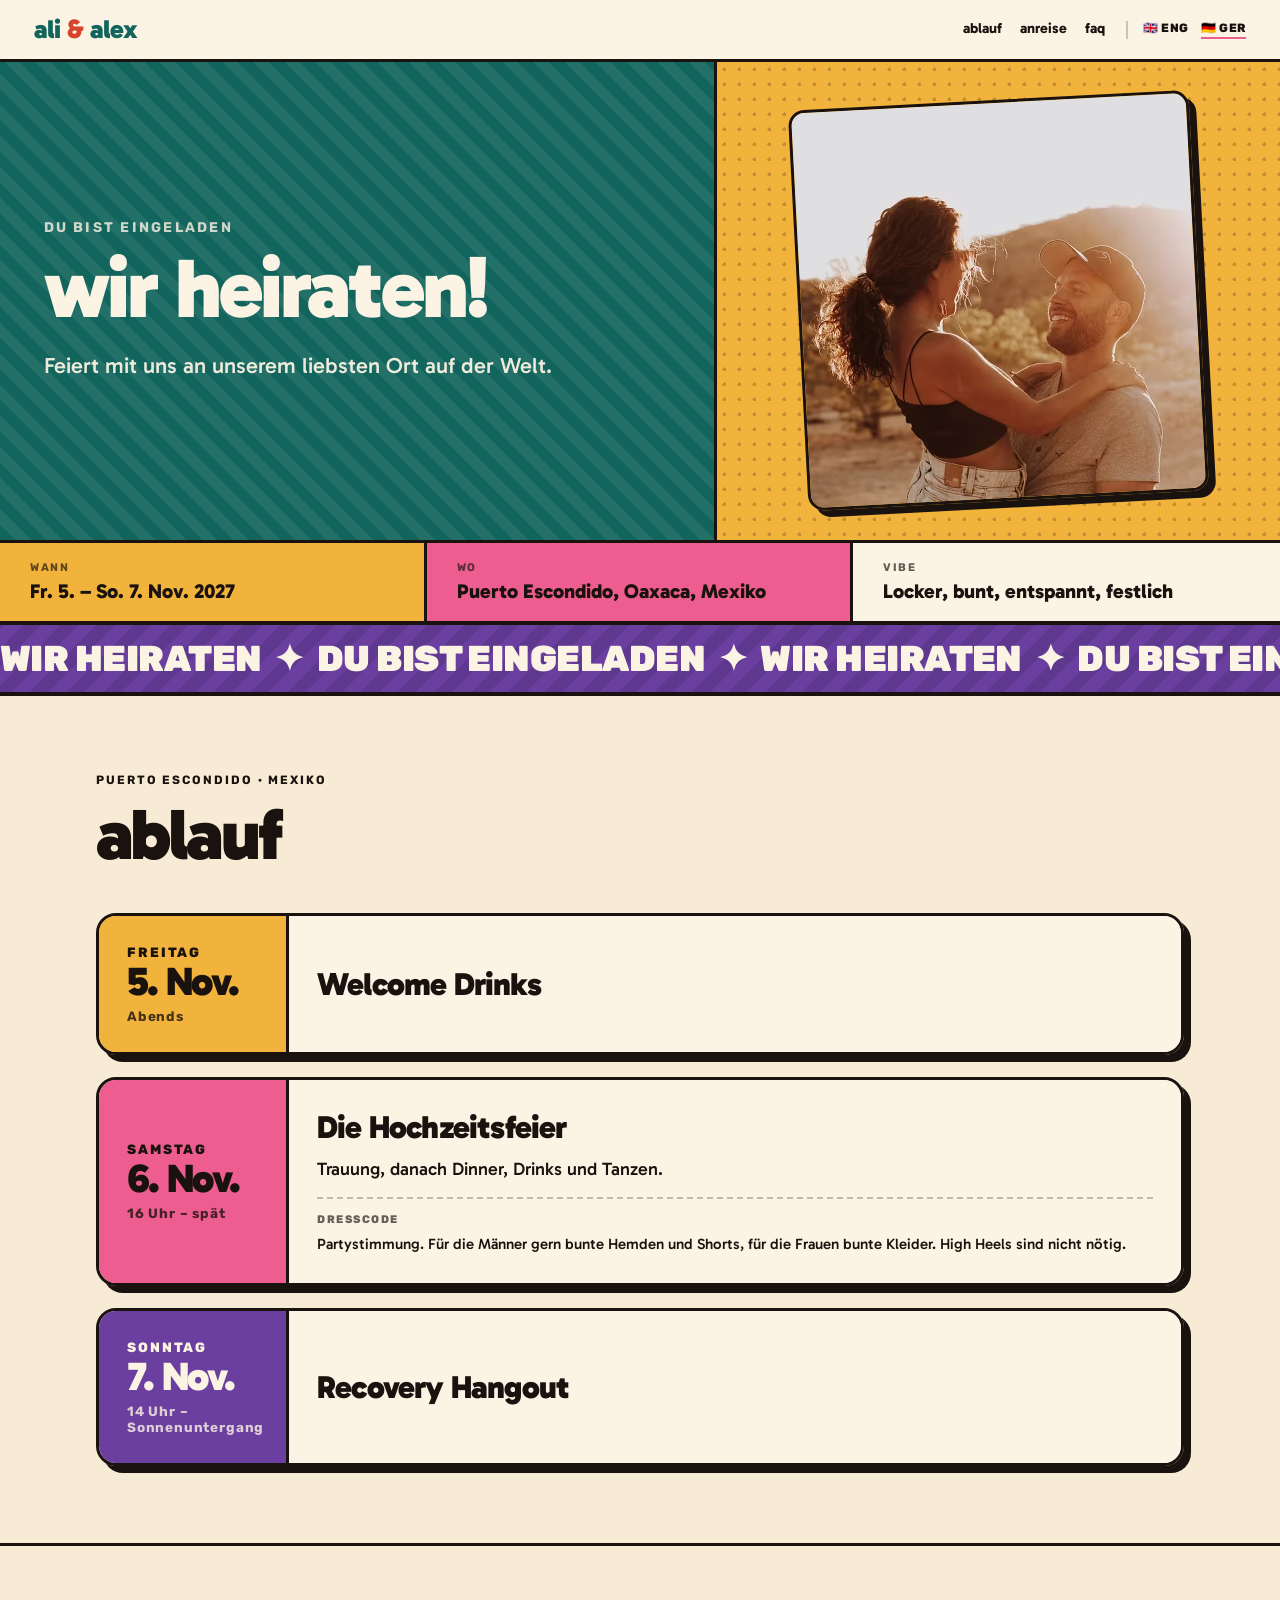
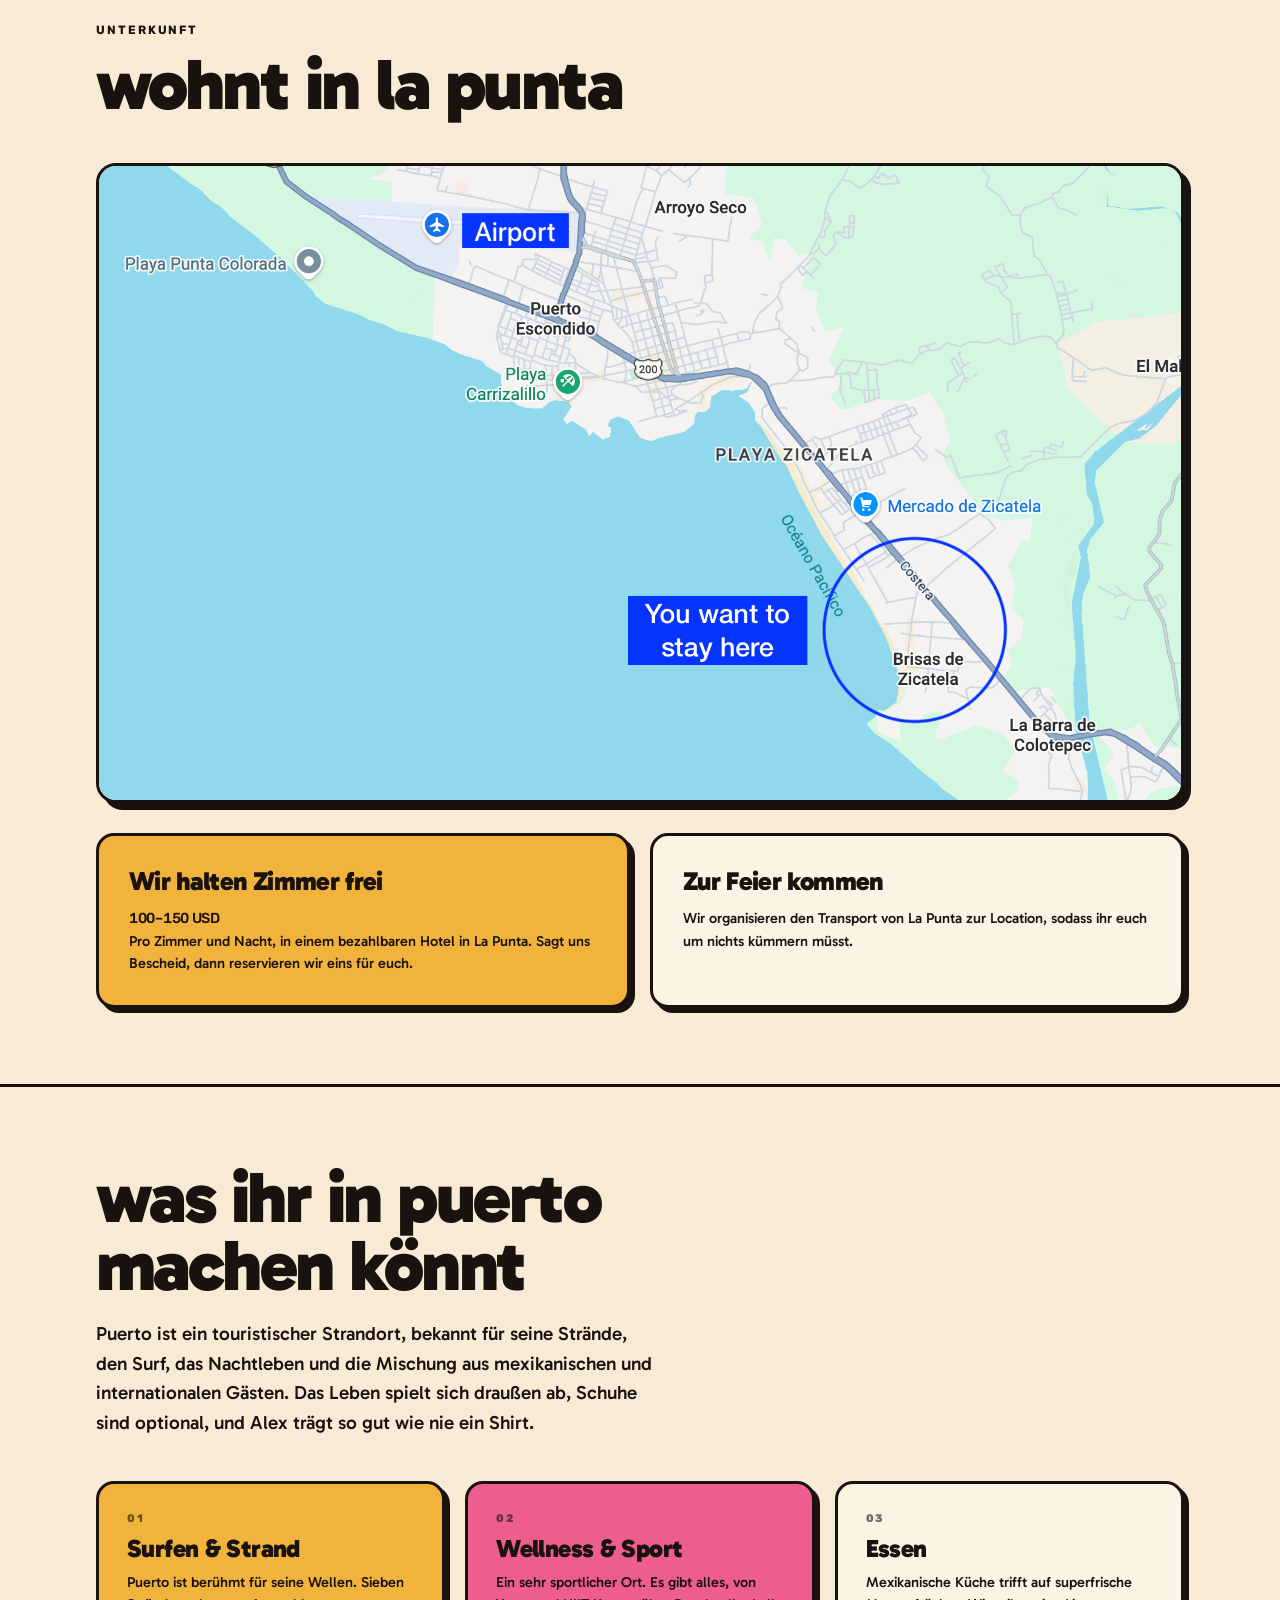
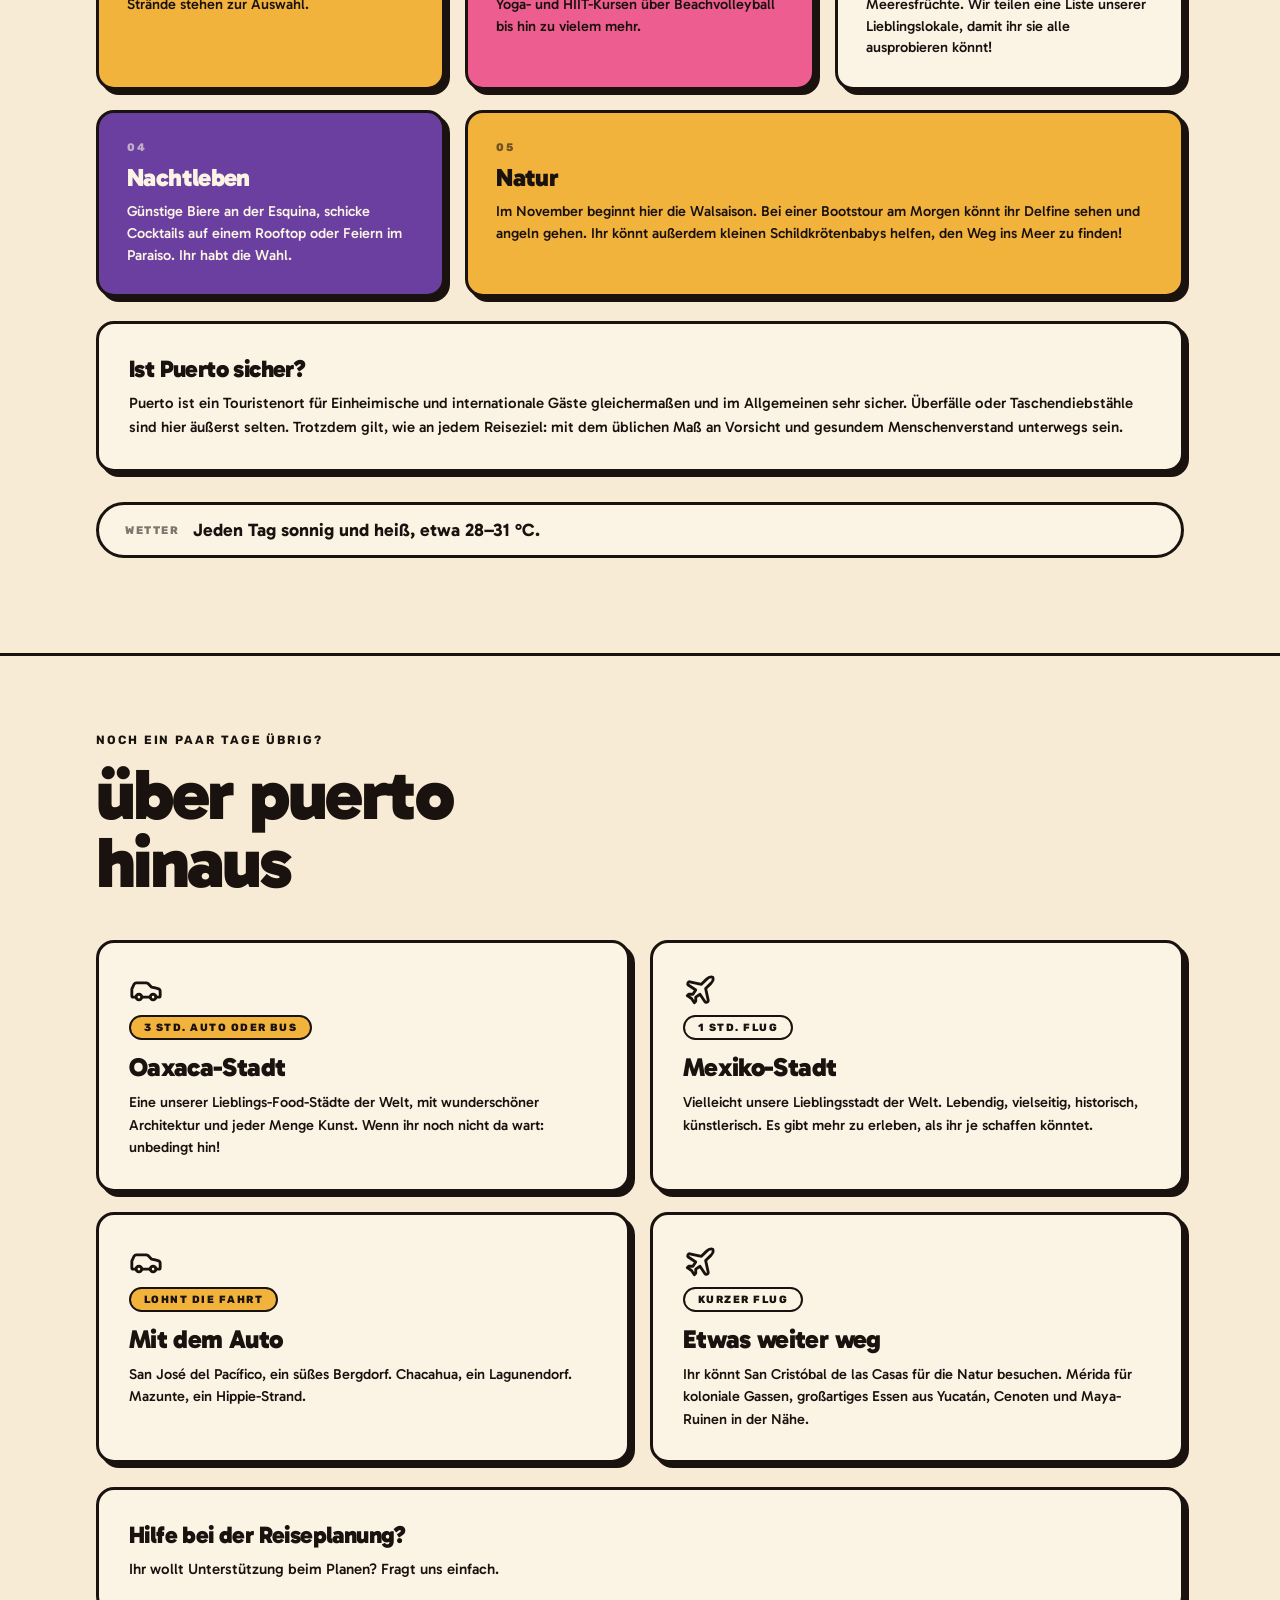
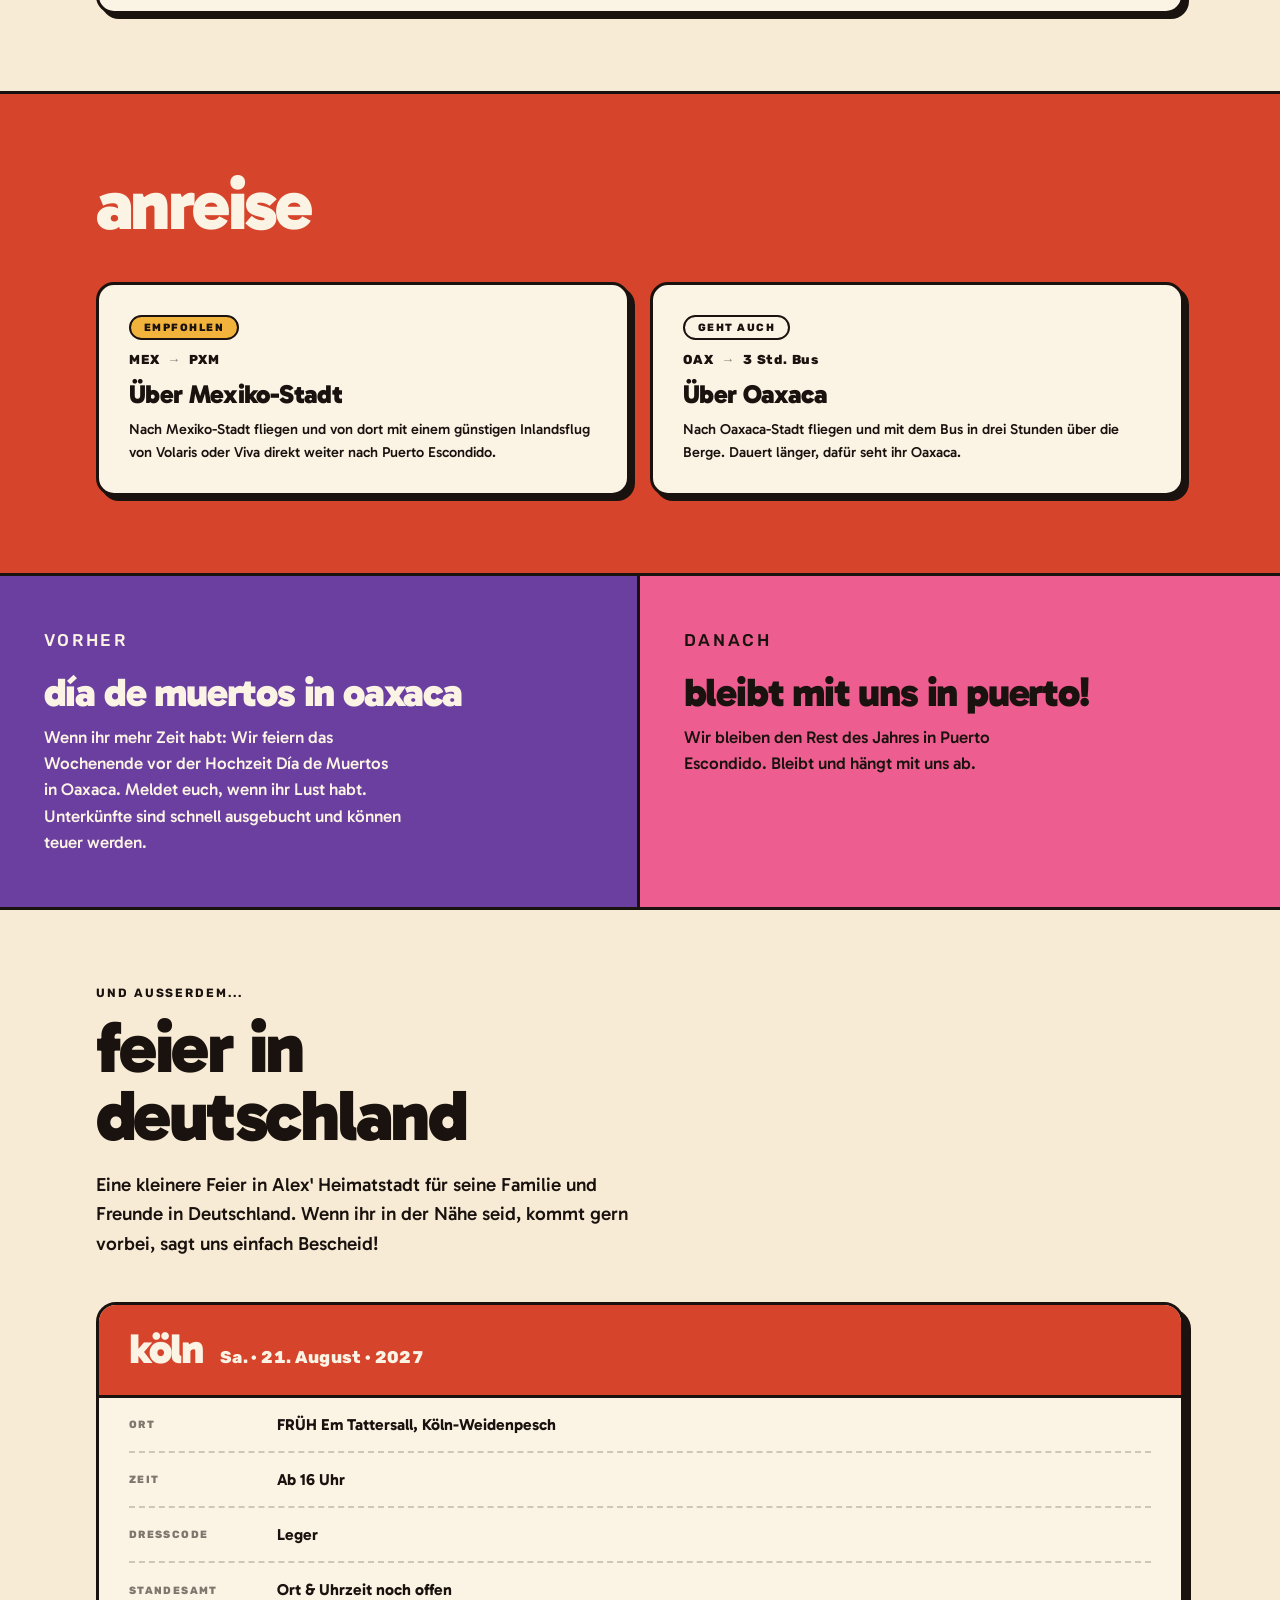
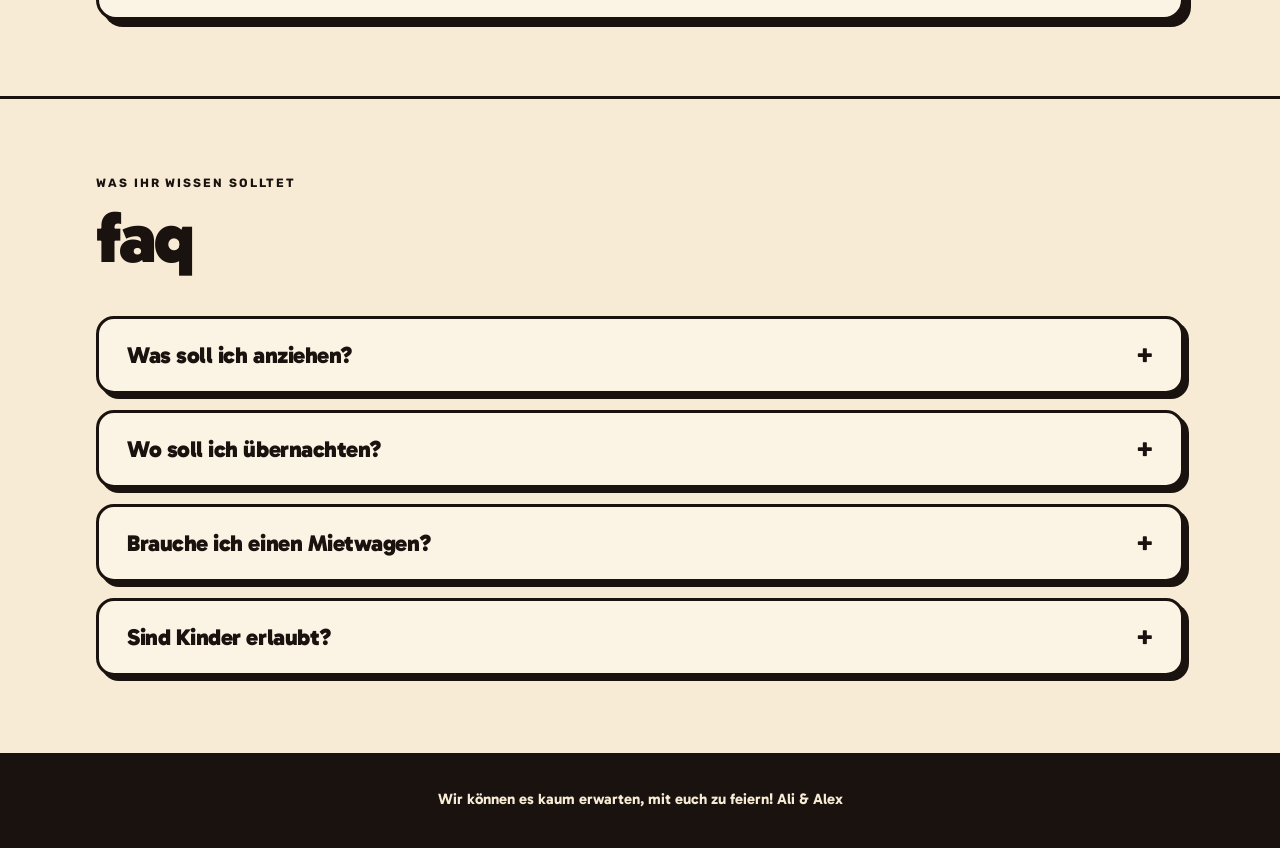
<file: de.html>
<!DOCTYPE html>
<html lang="de">
<head>
<meta charset="UTF-8">
<meta name="robots" content="noindex, nofollow">
<meta http-equiv="refresh" content="0; url=/de/">
<link rel="canonical" href="/de/">
<title>Ali &amp; Alex Hochzeit</title>
</head>
<body>
<p>Diese Seite ist umgezogen nach <a href="/de/">losalexes.com/de</a>.</p>
</body>
</html>
</file>
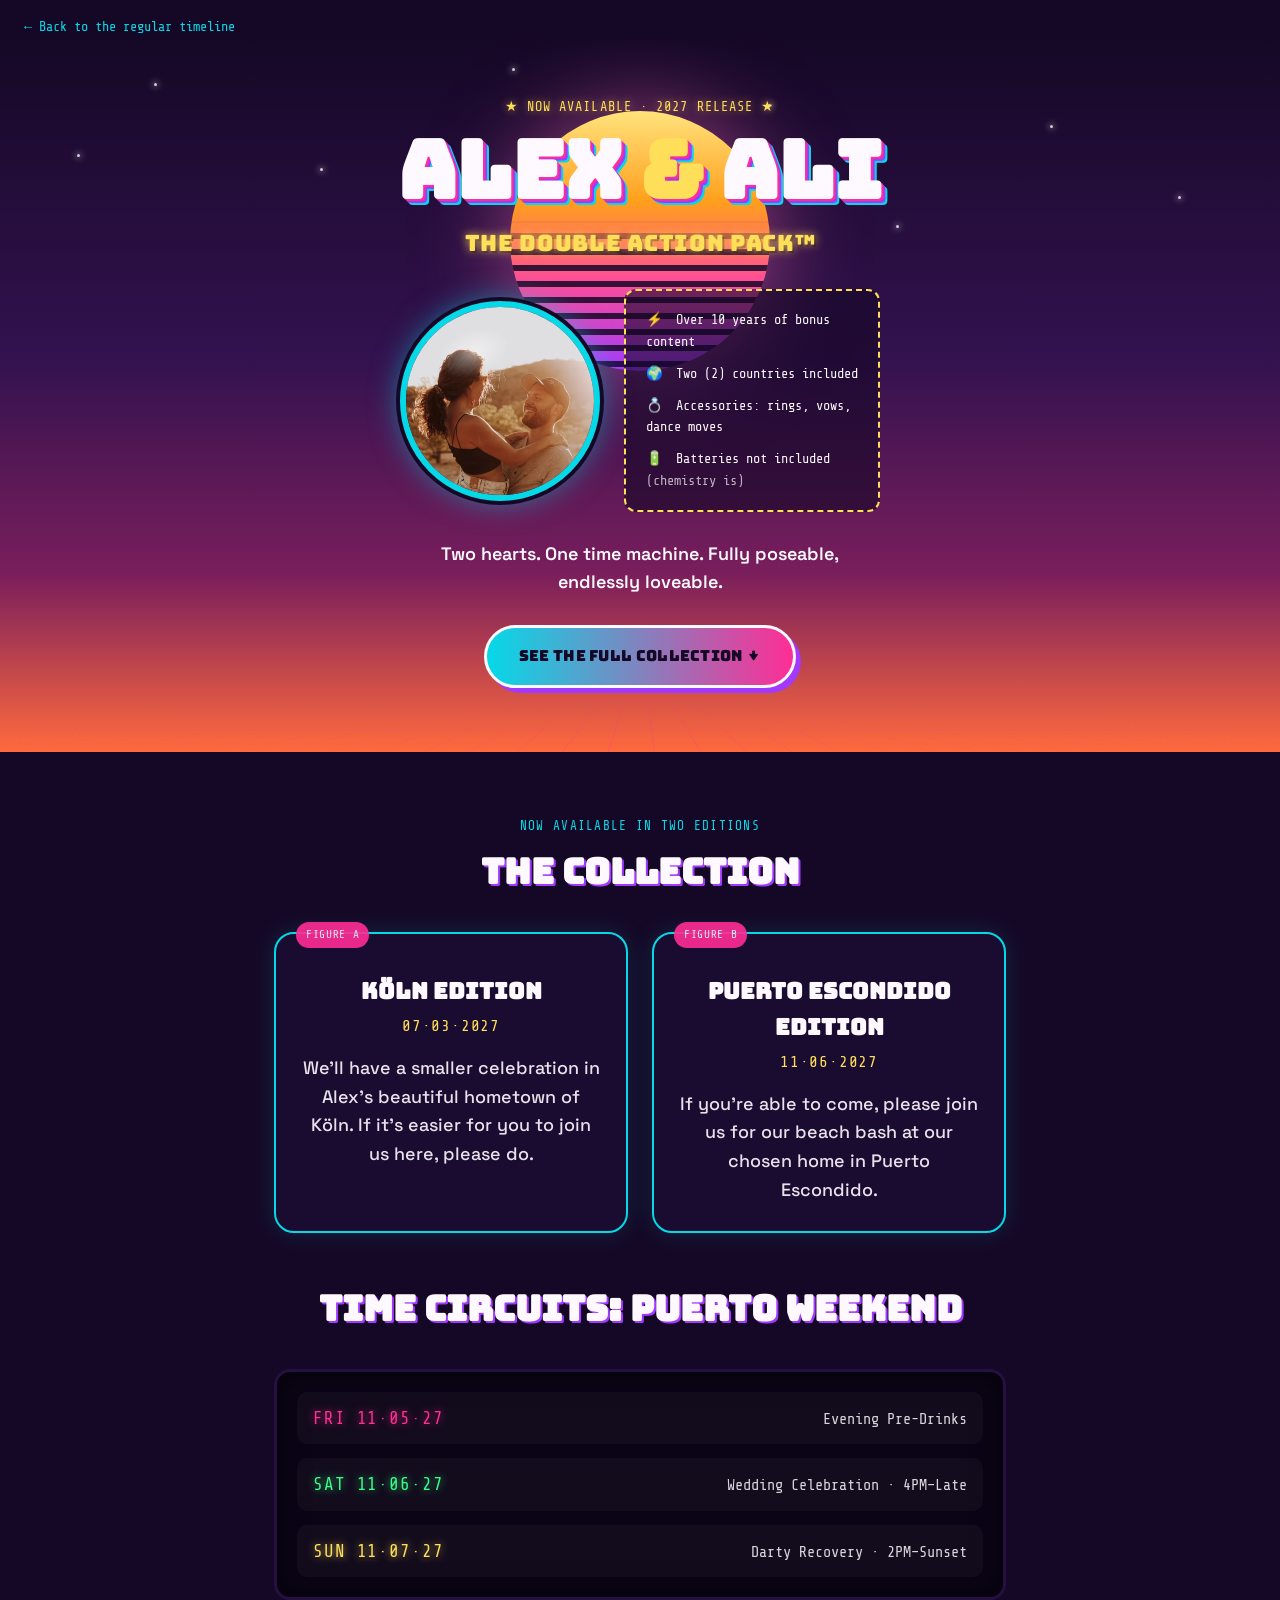
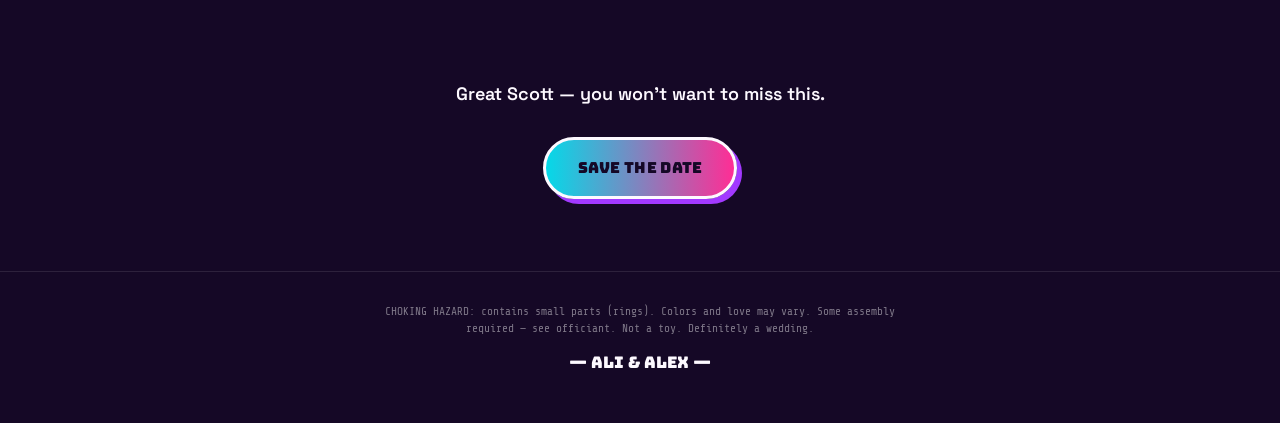
<file: retro.html>
<!DOCTYPE html>
<html lang="en">
<head>
<meta charset="UTF-8">
<meta name="viewport" content="width=device-width, initial-scale=1.0">
<title>Ali & Alex: The Double Action Pack</title>
<meta name="description" content="Now available: Ali & Alex, The Double Action Pack. Collect both editions — Köln and Puerto Escondido.">
<link rel="preconnect" href="https://fonts.googleapis.com">
<link rel="preconnect" href="https://fonts.gstatic.com" crossorigin>
<link href="https://fonts.googleapis.com/css2?family=Bungee&family=Share+Tech+Mono&family=Space+Grotesk:wght@400;500;600;700&display=swap" rel="stylesheet">
<link rel="stylesheet" href="retro.css">
</head>
<body>

<a class="back-link" href="index.html">← Back to the regular timeline</a>

<header class="hero">
  <div class="stars" aria-hidden="true">
    <span></span><span></span><span></span><span></span>
    <span></span><span></span><span></span><span></span>
  </div>
  <div class="sun" aria-hidden="true"></div>
  <div class="grid-floor" aria-hidden="true"></div>

  <div class="wrap hero-content">
    <p class="badge">★ NOW AVAILABLE · 2027 RELEASE ★</p>
    <h1 class="chrome-title">ALEX <span class="amp">&amp;</span> ALI</h1>
    <p class="product-name">The Double Action Pack&trade;</p>

    <div class="blister">
      <div class="blister-bubble">
        <img src="alialex.avif" alt="Ali and Alex action figures, mint condition">
      </div>
      <ul class="feature-list">
        <li><span class="icon">⚡</span> Over 10 years of bonus content</li>
        <li><span class="icon">🌍</span> Two (2) countries included</li>
        <li><span class="icon">💍</span> Accessories: rings, vows, dance moves</li>
        <li><span class="icon">🔋</span> Batteries not included <em>(chemistry is)</em></li>
      </ul>
    </div>

    <p class="tagline">
      Two hearts. One time machine. Fully poseable, endlessly loveable.
    </p>
    <a class="retro-btn" href="#collection">See the full collection ↓</a>
  </div>
</header>

<main>
  <section class="wrap collection" id="collection">
    <p class="eyebrow-retro">Now available in two editions</p>
    <h2 class="section-title-retro">The Collection</h2>

    <div class="figure-cards">
      <div class="figure-card">
        <p class="card-tag">Figure A</p>
        <h3>Köln Edition</h3>
        <p class="card-date">07&middot;03&middot;2027</p>
        <p>
          We'll have a smaller celebration in Alex's beautiful hometown of
          Köln. If it's easier for you to join us here, please do.
        </p>
      </div>

      <div class="figure-card">
        <p class="card-tag">Figure B</p>
        <h3>Puerto Escondido Edition</h3>
        <p class="card-date">11&middot;06&middot;2027</p>
        <p>
          If you're able to come, please join us for our beach bash at our
          chosen home in Puerto Escondido.
        </p>
      </div>
    </div>
  </section>

  <section class="wrap time-circuits">
    <h2 class="section-title-retro">Time Circuits: Puerto Weekend</h2>
    <div class="circuit-panel">
      <div class="circuit-row circuit-red">
        <span class="circuit-label">FRI&nbsp;11&middot;05&middot;27</span>
        <span class="circuit-detail">Evening Pre-Drinks</span>
      </div>
      <div class="circuit-row circuit-green">
        <span class="circuit-label">SAT&nbsp;11&middot;06&middot;27</span>
        <span class="circuit-detail">Wedding Celebration &middot; 4PM&ndash;Late</span>
      </div>
      <div class="circuit-row circuit-amber">
        <span class="circuit-label">SUN&nbsp;11&middot;07&middot;27</span>
        <span class="circuit-detail">Darty Recovery &middot; 2PM&ndash;Sunset</span>
      </div>
    </div>
  </section>

  <section class="wrap final-cta">
    <p class="tagline">Great Scott — you won't want to miss this.</p>
    <a class="retro-btn" href="rsvp.html">Save the Date</a>
  </section>
</main>

<footer class="retro-footer">
  <p class="fine-print">
    CHOKING HAZARD: contains small parts (rings). Colors and love may vary.
    Some assembly required — see officiant. Not a toy. Definitely a wedding.
  </p>
  <p class="signoff">&mdash; Ali &amp; Alex &mdash;</p>
</footer>

</body>
</html>
</file>
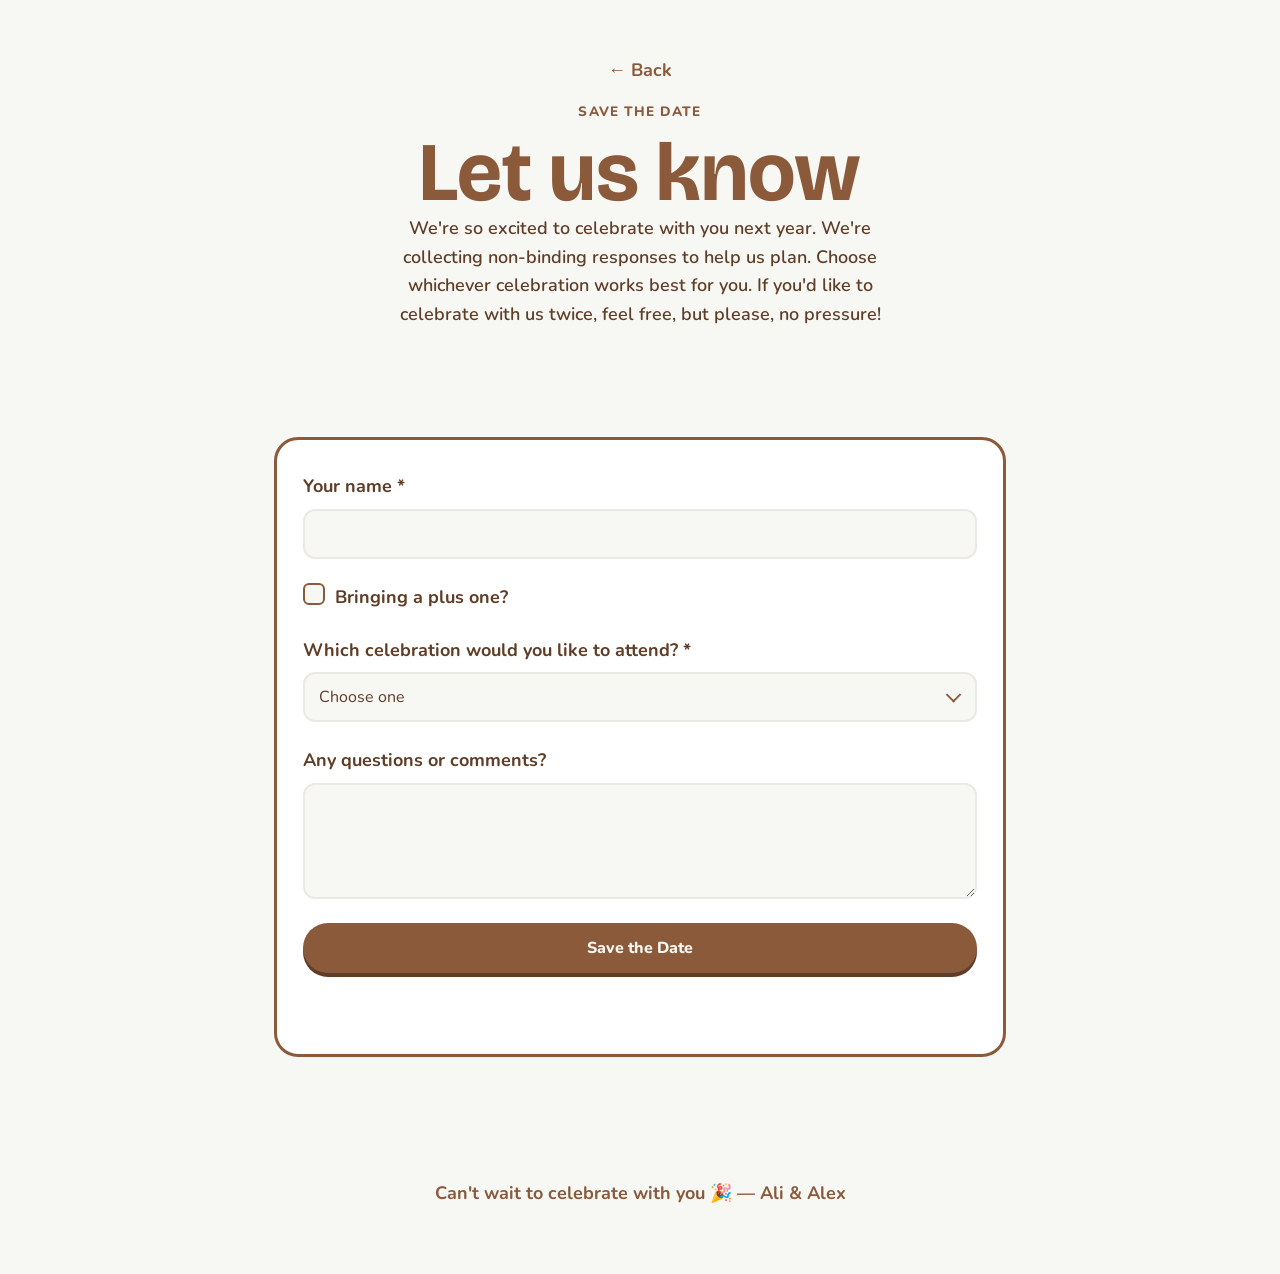
<file: rsvp.html>
<!DOCTYPE html>
<html lang="en">
<head>
<meta charset="UTF-8">
<meta name="viewport" content="width=device-width, initial-scale=1.0">
<title>Save the Date — Ali & Alex</title>
<meta name="description" content="Save the date for Ali & Alex's wedding — Köln or Puerto Escondido.">
<link rel="preconnect" href="https://fonts.googleapis.com">
<link rel="preconnect" href="https://fonts.gstatic.com" crossorigin>
<link href="https://fonts.googleapis.com/css2?family=Bricolage+Grotesque:wght@600;700;800&family=Nunito:wght@400;600;700;800&display=swap" rel="stylesheet">
<link rel="stylesheet" href="styles.css">
</head>
<body>

<header class="hero">
  <div class="wrap">
    <a class="back-link" href="index.html">← Back</a>
    <p class="eyebrow">Save the Date</p>
    <h1>Let us know</h1>
    <p class="lede">
      We're so excited to celebrate with you next year. We're collecting
      non-binding responses to help us plan. Choose whichever celebration
      works best for you. If you'd like to celebrate with us twice, feel
      free, but please, no pressure!
    </p>
  </div>
</header>

<main>
  <section class="wrap rsvp-section">
    <form class="form-card" id="rsvp-form" novalidate>

      <div class="field">
        <label for="name">Your name *</label>
        <input type="text" id="name" name="name" required>
      </div>

      <div class="field checkbox-field">
        <label>
          <input type="checkbox" id="plus-one-toggle" name="plusOne">
          Bringing a plus one?
        </label>
      </div>

      <div class="field" id="plus-one-name-field" hidden>
        <label for="plus-one-name">Plus one's name</label>
        <input type="text" id="plus-one-name" name="plusOneName">
      </div>

      <div class="field">
        <label for="celebration">Which celebration would you like to attend? *</label>
        <div class="select-wrap">
          <select id="celebration" name="celebration" required>
            <option value="" disabled selected>Choose one</option>
            <option value="koln">Köln</option>
            <option value="puerto">Puerto Escondido</option>
            <option value="both">Both</option>
            <option value="none">Can't make it</option>
          </select>
        </div>
      </div>

      <fieldset class="field" id="accommodation-field" hidden>
        <legend class="section-heading">Puerto Escondido Section</legend>
        <p class="field-note">
          We plan to help organize accommodation for anybody interested. Let
          us know your preference. Your choice is non-binding, only for us
          to get a rough idea what people want. Also, Ali and Alex will stay
          in Puerto until the end of the year, so feel free to extend your
          stay.
        </p>
        <p class="field-label">What accommodation would you prefer? *</p>
        <label class="radio-option">
          <input type="radio" name="accommodation" value="hotel">
          Hotel: $90–130 per room, a laid-back hotel with a beautiful pool
          in the heart of La Punta.
        </label>
        <label class="radio-option">
          <input type="radio" name="accommodation" value="villa">
          Villa: ~$200 per person with all meals and drinks included. Will
          be at or next to the wedding venue.
        </label>
        <label class="radio-option">
          <input type="radio" name="accommodation" value="own-place">
          I'll book my own place! (we can still help you find it)
        </label>
        <label class="radio-option">
          <input type="radio" name="accommodation" value="unsure">
          I'm not sure yet
        </label>
      </fieldset>

      <div class="field checkbox-field" id="oaxaca-field" hidden>
        <p class="section-heading">Day of the Dead Anyone?</p>
        <p class="field-note">
          Are you feeling extra? Ali and Alex are going to celebrate Day of
          the Dead in Oaxaca the weekend before the wedding. They plan to be
          in Oaxaca for most of October leading up to the celebration.
        </p>
        <label>
          <input type="checkbox" id="oaxaca-loop" name="oaxacaLoop">
          Yes, please keep me in the loop (non-binding)
        </label>
      </div>

      <div class="field">
        <label for="comments">Any questions or comments?</label>
        <textarea id="comments" name="comments" rows="4"></textarea>
      </div>

      <button type="submit" class="btn" id="submit-btn">Save the Date</button>
      <p class="form-status" id="form-status" role="status"></p>
    </form>
  </section>
</main>

<footer class="site-footer">
  <p>Can't wait to celebrate with you 🎉 — Ali &amp; Alex</p>
</footer>

<script src="rsvp.js"></script>
</body>
</html>
</file>
<file: site.css>
/* ============================================================
   Ali & Alex — losalexes.com
   Mercado design system. This is the real site stylesheet.
   (grid-themes.css / headers.css are prototypes — do not load them here.)
   ============================================================ */

*, *::before, *::after { box-sizing: border-box; }
html { -webkit-text-size-adjust: 100%; scroll-behavior: smooth; }

:root {
  --ink:      #1A120E;
  --bg:       #F7EBD5;
  --teal:     #12655C;
  --mustard:  #F2B33D;
  --morado:   #6A3FA0;
  --brick:    #D6452B;
  --rosa:     #EE5D8F;
  --cream:    #FBF3E4;

  --rule: 3px solid var(--ink);
  --shadow: 7px 7px 0 var(--ink);
}

body {
  margin: 0;
  background: var(--bg);
  color: var(--ink);
  font-family: 'Gabarito', system-ui, sans-serif;
  overflow-x: hidden;
}

img { max-width: 100%; display: block; }
a { color: inherit; text-decoration: none; }
:focus-visible { outline: 4px solid var(--morado); outline-offset: 3px; }

.wrap { max-width: 1180px; margin: 0 auto; padding: 0 clamp(20px, 4vw, 46px); }

/* ---------- type roles ---------- */

.eyebrow {
  font-family: 'Rubik', sans-serif; font-weight: 700;
  font-size: 12px; letter-spacing: 0.16em; text-transform: uppercase;
  margin: 0 0 14px;
}
.title {
  font-weight: 900; font-size: clamp(32px, 6vw, 72px);
  line-height: 0.94; letter-spacing: -0.035em; margin: 0 0 20px;
  text-wrap: balance;
}
.title-sm { font-size: clamp(26px, 4vw, 44px); }
.lede {
  font-size: clamp(15px, 1.7vw, 19px); font-weight: 500;
  line-height: 1.55; margin: 0 0 18px; max-width: 62ch;
}
.meta {
  font-family: 'Rubik', sans-serif; font-weight: 700;
  font-size: 12px; letter-spacing: 0.1em; text-transform: uppercase;
}

/* ---------- buttons ---------- */

.btn {
  display: inline-block;
  font-family: 'Rubik', sans-serif; font-weight: 800;
  font-size: 15px; letter-spacing: 0.03em;
  padding: 13px 30px; border-radius: 999px;
  background: var(--brick); color: var(--cream);
  border: 3px solid var(--ink);
  box-shadow: 5px 5px 0 var(--ink);
  transition: transform 0.12s ease, box-shadow 0.12s ease;
}
.btn:hover, .btn:focus-visible { transform: translate(5px, 5px); box-shadow: 0 0 0 var(--ink); }

.ghost {
  display: inline-block;
  font-family: 'Rubik', sans-serif; font-weight: 800;
  font-size: 13.5px; letter-spacing: 0.04em;
  padding: 9px 22px; border-radius: 999px;
  background: transparent; color: currentColor;
  border: 2.5px solid currentColor;
  transition: background 0.16s ease, color 0.16s ease;
}

/* ---------- sticker slots (assets supplied by Alex) ---------- */

.slot {
  width: var(--w); height: var(--h); flex: 0 0 auto;
  transform: rotate(var(--rot, 0deg));
  border: 2px dashed currentColor; border-radius: 12px;
  display: grid; place-items: center; text-align: center;
  font-family: 'Rubik', monospace; font-weight: 500;
  font-size: 9px; line-height: 1.35; letter-spacing: 0.06em;
  text-transform: uppercase; opacity: 0.5; pointer-events: none;
}
.slot-photo { border-radius: 16px; opacity: 0.42; }

/* ---------- marquee / banderole ---------- */

.band { overflow: hidden; border-top: 4px solid var(--ink); border-bottom: 4px solid var(--ink); }
.band-inner {
  background-color: var(--morado);
  background-image: repeating-linear-gradient(-45deg, transparent 0 13px, rgba(0,0,0,0.11) 13px 26px);
  padding: 12px 0; overflow: hidden;
}
.band-track { display: flex; width: max-content; animation: marquee 120s linear infinite; }
.band-track span {
  flex: 0 0 auto;
  font-family: 'Rubik', sans-serif; font-weight: 900; color: var(--cream);
  font-size: clamp(20px, 3.2vw, 36px); letter-spacing: -0.015em;
  white-space: nowrap;
}
.band-mustard .band-inner { background-color: var(--mustard); }
.band-mustard .band-track span { color: var(--ink); }

@keyframes marquee { to { transform: translateX(-50%); } }

@media (prefers-reduced-motion: reduce) {
  html { scroll-behavior: auto; }
  .band-track { animation: none; }
  *, *::before, *::after { transition-duration: 0.01ms !important; }
}

/* ============================================================
   NAV
   ============================================================ */

.nav {
  display: flex; align-items: center; justify-content: space-between;
  gap: 20px; flex-wrap: wrap;
  padding: 14px clamp(18px, 3vw, 34px);
  background: var(--cream);
  border-bottom: var(--rule);
}
.nav-logo { font-weight: 900; font-size: clamp(20px, 2.6vw, 26px); letter-spacing: -0.02em; color: var(--teal); }
.nav-logo span { color: var(--brick); }
.nav-links { display: flex; align-items: center; gap: 18px; font-weight: 700; font-size: 14.5px; }
.nav-links a { padding-bottom: 2px; border-bottom: 2.5px solid transparent; transition: border-color 0.15s ease; }
.nav-links a:hover { border-color: var(--brick); }
.nav-links a[aria-current="page"] { border-color: var(--rosa); }

/* ---------- language switcher (lives in the nav row) ---------- */

.nav-langs {
  display: inline-flex; align-items: center; gap: 12px;
  padding-left: 15px; margin-left: 3px;
  border-left: 2.5px solid rgba(26, 18, 14, 0.22);
}
.nav-langs a {
  font-family: 'Rubik', sans-serif; font-weight: 800;
  font-size: 12px; letter-spacing: 0.05em;
  display: inline-flex; align-items: center; gap: 5px;
}
.nav-langs a[aria-current="page"] { cursor: default; }

@media (max-width: 640px) {
  .nav-langs { border-left: 0; padding-left: 0; margin-left: 0; }
}

/* ============================================================
   HERO
   ============================================================ */

.hero, .split { display: grid; grid-template-columns: 1.12fr 0.88fr; }
.split { border-bottom: var(--rule); }
.hero-copy, .split-copy {
  background-color: var(--teal); color: var(--cream);
  background-image: repeating-linear-gradient(45deg, transparent 0 11px, rgba(255,255,255,0.07) 11px 22px);
  padding: clamp(30px, 4vw, 58px) clamp(22px, 3.4vw, 48px);
  border-right: var(--rule);
}
.hero-copy .eyebrow, .split-copy .eyebrow { opacity: 0.8; }
.hero-title { font-weight: 900; font-size: clamp(38px, 7vw, 88px); line-height: 0.9; letter-spacing: -0.04em; margin: 0 0 16px; }
.hero-date {
  font-family: 'Rubik', sans-serif; font-weight: 800;
  font-size: clamp(16px, 2vw, 23px); letter-spacing: 0.015em;
  font-variant-numeric: tabular-nums; color: var(--mustard); margin: 0 0 20px;
}
.hero-copy .lede, .split-copy .lede { opacity: 0.94; }

.hero-photo, .split-media {
  position: relative;
  background-color: var(--mustard);
  background-image: radial-gradient(rgba(0,0,0,0.20) 2px, transparent 2px);
  background-size: 15px 15px;
  padding: clamp(20px, 3vw, 40px);
  display: grid; place-items: center;
}
.hero-photo > img, .split-media > img {
  width: 100%; aspect-ratio: 1; object-fit: cover;
  border: var(--rule); border-radius: 16px; box-shadow: var(--shadow);
  transform: rotate(-3deg); transition: transform 0.25s ease;
}
.hero-photo > img:hover, .split-media > img:hover { transform: rotate(1deg) scale(1.02); }
.hero-photo .slot { position: absolute; right: 8%; top: 9%; }

/* quick facts strip */
.facts { display: grid; grid-template-columns: repeat(3, 1fr); border-top: var(--rule); border-bottom: var(--rule); margin: 0; }
.facts > div { padding: 18px clamp(16px, 2.5vw, 30px); border-right: var(--rule); }
.facts > div:last-child { border-right: 0; }
.facts dt {
  font-family: 'Rubik', sans-serif; font-weight: 700; font-size: 11px;
  letter-spacing: 0.14em; text-transform: uppercase; opacity: 0.68; margin: 0 0 5px;
}
.facts dd { margin: 0; font-weight: 800; font-size: clamp(15px, 1.8vw, 20px); line-height: 1.2; }
.facts-a { background: var(--mustard); }
.facts-b { background: var(--rosa); }
.facts-c { background: var(--cream); }

/* ============================================================
   SECTIONS
   ============================================================ */

.sec { padding: clamp(48px, 6vw, 86px) 0; border-bottom: var(--rule); }
.sec-cream { background: var(--bg); }
.sec-teal  { background: var(--teal); color: var(--cream); }
.sec-brick { background: var(--brick); color: var(--cream); }
.sec-morado { background: var(--morado); color: var(--cream); }
.sec-head { max-width: 62ch; margin-bottom: clamp(28px, 3.5vw, 44px); }

/* --- schedule --- */

.sched { display: grid; gap: clamp(16px, 2vw, 22px); }
.sched-day {
  border: var(--rule); border-radius: 20px; box-shadow: var(--shadow);
  overflow: hidden; display: grid; grid-template-columns: 190px 1fr;
}
.sched-when {
  padding: clamp(18px, 2.4vw, 28px);
  border-right: var(--rule);
  display: flex; flex-direction: column; justify-content: center; gap: 2px;
}
.sched-dow { font-family: 'Rubik', sans-serif; font-weight: 800; font-size: 13.5px; letter-spacing: 0.14em; text-transform: uppercase; }
.sched-date { font-weight: 900; font-size: clamp(28px, 3.4vw, 40px); line-height: 0.95; letter-spacing: -0.035em; }
.sched-time { font-family: 'Rubik', sans-serif; font-weight: 700; font-size: 13.5px; letter-spacing: 0.06em; margin-top: 6px; opacity: 0.8; }
.sched-what {
  padding: clamp(18px, 2.4vw, 28px); background: var(--cream);
  display: flex; flex-direction: column; justify-content: center;
}
.sched-name { font-weight: 900; font-size: clamp(21px, 2.8vw, 32px); letter-spacing: -0.025em; margin: 0 0 10px; }
.sched-name:last-child { margin-bottom: 0; }
.sched-desc { margin: 0; font-size: clamp(15px, 1.8vw, 18px); font-weight: 500; line-height: 1.55; }
.sched-note {
  margin: 14px 0 0; padding-top: 13px;
  border-top: 2px dashed rgba(26, 18, 14, 0.25);
  font-size: 15px; font-weight: 500; line-height: 1.5;
}
.sched-note b {
  display: block; margin-bottom: 4px;
  font-family: 'Rubik', sans-serif; font-weight: 800;
  font-size: 11px; letter-spacing: 0.14em; text-transform: uppercase; opacity: 0.65;
}
.sched-1 .sched-when { background: var(--mustard); }
.sched-2 .sched-when { background: var(--rosa); }
.sched-3 .sched-when { background: var(--morado); color: var(--cream); }

/* --- big statement --- */

.statement { text-align: center; padding: clamp(56px, 8vw, 110px) 0; }
.statement p {
  font-weight: 900; font-size: clamp(30px, 6.4vw, 76px);
  line-height: 0.98; letter-spacing: -0.04em; margin: 0 auto; max-width: 18ch;
  text-wrap: balance;
}
.statement .hl { color: var(--mustard); }

/* --- do-grid --- */

.do-grid {
  display: grid; grid-template-columns: repeat(3, 1fr);
  gap: clamp(14px, 1.8vw, 20px);
}
/* the last card widens to close the row, whatever the count */
.do-grid > :nth-child(5):last-child { grid-column: span 2; }
.do-grid > :nth-child(7):last-child { grid-column: span 3; }
.do-card {
  border: var(--rule); border-radius: 18px; box-shadow: 5px 5px 0 var(--ink);
  padding: clamp(20px, 2.4vw, 28px); background: var(--cream);
  display: flex; flex-direction: column; gap: 8px;
}
.do-card h3 { font-weight: 900; font-size: clamp(19px, 2.2vw, 25px); letter-spacing: -0.025em; margin: 0; }
.do-card p { margin: 0; font-size: 14.5px; font-weight: 500; line-height: 1.5; }
.do-num {
  font-family: 'Rubik', sans-serif; font-weight: 800; font-size: 11px;
  letter-spacing: 0.14em; opacity: 0.6;
}
.do-1 { background: var(--mustard); }
.do-2 { background: var(--rosa); }
.do-3 { background: var(--cream); }
.do-4 { background: var(--morado); color: var(--cream); }
.do-5 { background: var(--mustard); }
.do-6 { background: var(--rosa); }
.do-7 { background: var(--cream); }

/* --- weather strip --- */

.weather, .note-pill {
  margin-top: clamp(20px, 2.6vw, 30px);
  border: var(--rule); border-radius: 999px; background: var(--cream);
  padding: 14px 26px; display: flex; align-items: center; gap: 14px; flex-wrap: wrap;
  font-weight: 700; font-size: clamp(14px, 1.7vw, 18px);
}
.weather b, .note-pill b {
  font-family: 'Rubik', sans-serif; font-weight: 800; font-size: 11px;
  letter-spacing: 0.14em; text-transform: uppercase;
  opacity: 0.55;
}

/* --- transport / place cards --- */

.routes { display: grid; grid-template-columns: 1fr 1fr; gap: clamp(14px, 2vw, 20px); }
.routes + .routes { margin-top: clamp(14px, 2vw, 20px); }
.route {
  border: var(--rule); border-radius: 18px; background: var(--cream); color: var(--ink);
  box-shadow: 5px 5px 0 var(--ink); padding: clamp(20px, 2.4vw, 30px);
}
.route-tag {
  display: inline-block; font-family: 'Rubik', sans-serif; font-weight: 800;
  font-size: 10.5px; letter-spacing: 0.14em; text-transform: uppercase;
  border: 2px solid var(--ink); border-radius: 999px; padding: 4px 13px; margin-bottom: 12px;
}
.route-best .route-tag { background: var(--mustard); }
.route-alt .route-tag { background: var(--cream); }
.route-icon { display: block; width: 34px; height: 34px; margin-bottom: 8px; }
.route h3 { font-weight: 900; font-size: clamp(19px, 2.3vw, 26px); letter-spacing: -0.025em; margin: 0 0 8px; }
.route p { margin: 0; font-size: 14.5px; font-weight: 500; line-height: 1.55; }
.hop {
  display: flex; align-items: center; gap: 8px; flex-wrap: wrap;
  font-family: 'Rubik', sans-serif; font-weight: 800; font-size: 13px;
  letter-spacing: 0.06em; margin-bottom: 12px;
}
.hop i { font-style: normal; opacity: 0.5; }

/* --- plain callout cards (planning help, safety, etc.) --- */

.callouts { display: grid; gap: clamp(14px, 2vw, 20px); margin-top: clamp(16px, 2vw, 24px); }
.callout {
  border: var(--rule); border-radius: 18px; background: var(--cream); color: var(--ink);
  box-shadow: 5px 5px 0 var(--ink); padding: clamp(20px, 2.4vw, 30px);
}
.callout h3 { font-weight: 900; font-size: clamp(18px, 2.2vw, 24px); letter-spacing: -0.025em; margin: 0 0 8px; }
.callout p { margin: 0; font-size: 15px; font-weight: 500; line-height: 1.6; }

/* --- map --- */

.map-wrap {
  border: var(--rule); border-radius: 20px; box-shadow: var(--shadow);
  overflow: hidden; background: var(--cream); margin-bottom: clamp(20px, 2.6vw, 30px);
}
.map-wrap svg, .map-wrap img { display: block; width: 100%; height: auto; }

.stay { display: grid; grid-template-columns: 1fr 1fr; gap: clamp(14px, 2vw, 20px); }
.stay-card {
  border: var(--rule); border-radius: 18px; box-shadow: 5px 5px 0 var(--ink);
  padding: clamp(20px, 2.4vw, 30px);
}
.stay-a { background: var(--mustard); }
.stay-b { background: var(--cream); }
.stay-card h3 { font-weight: 900; font-size: clamp(19px, 2.3vw, 26px); letter-spacing: -0.025em; margin: 0 0 10px; }
.stay-card p { margin: 0; font-size: 14.5px; font-weight: 500; line-height: 1.55; }
.price {
  font-family: 'Rubik', sans-serif; font-weight: 900;
  font-size: clamp(22px, 3vw, 34px); letter-spacing: -0.02em;
  font-variant-numeric: tabular-nums; margin: 10px 0 6px;
}

/* --- before / after --- */

.bookend { display: grid; grid-template-columns: 1fr 1fr; border-bottom: var(--rule); }
.bookend > div { padding: clamp(30px, 4vw, 58px) clamp(22px, 3.4vw, 44px); }
.bookend-before { background: var(--morado); color: var(--cream); border-right: var(--rule); }
.bookend-after  { background: var(--rosa); }
.bookend h3 { font-weight: 900; font-size: clamp(24px, 3.4vw, 40px); letter-spacing: -0.03em; margin: 0 0 12px; line-height: 1; }
.bookend p { margin: 0 0 18px; font-size: clamp(14px, 1.7vw, 17px); font-weight: 500; line-height: 1.55; max-width: 40ch; }
.bookend p:last-child { margin-bottom: 0; }

/* --- cta --- */

.cta { text-align: center; padding: clamp(50px, 6vw, 90px) 0; }
.cta h2 { font-weight: 900; font-size: clamp(30px, 5.4vw, 62px); line-height: 0.98; letter-spacing: -0.04em; margin: 0 0 14px; text-wrap: balance; }
.cta p { margin: 0 0 26px; font-size: clamp(15px, 1.8vw, 19px); font-weight: 500; }
.cta .btn { background: var(--mustard); color: var(--ink); }

/* --- footer --- */

.foot { background: var(--ink); color: var(--bg); padding: 34px 0; text-align: center; }
.foot p { margin: 0 0 6px; font-weight: 700; font-size: 15px; }
.foot .meta { opacity: 0.55; font-size: 11px; }

/* ============================================================
   RESPONSIVE
   ============================================================ */

@media (min-width: 901px) {
  /* hero photo sizing (55% → +20% → +25% more at Alex's request) */
  .hero-photo > img { width: 82.5%; }
  /* the "where is it" photo, 40% smaller than full-bleed */
  .split-media > img { width: 60%; }

  /* hero copy sits centred in the panel, with ~20% larger type (Alex, review) */
  .hero-copy { display: flex; flex-direction: column; justify-content: center; }
  .hero-copy .eyebrow { font-size: 14px; }
  .hero-copy .title { font-size: clamp(46px, 7vw, 84px); }
  .hero-copy .lede { font-size: clamp(17px, 1.9vw, 22px); margin-bottom: 0; }
}

@media (max-width: 900px) {
  .hero, .split { grid-template-columns: 1fr; }
  .split-copy { border-right: 0; border-bottom: var(--rule); }
  .do-grid { grid-template-columns: 1fr; }
  .do-grid > :nth-child(5):last-child,
  .do-grid > :nth-child(7):last-child { grid-column: auto; }
  .hero { grid-template-columns: 1fr; }
  .hero-copy { border-right: 0; border-bottom: var(--rule); }
  .routes, .stay, .bookend { grid-template-columns: 1fr; }
  .bookend-before { border-right: 0; border-bottom: var(--rule); }
}

@media (max-width: 640px) {
  .facts { grid-template-columns: 1fr; }
  .facts > div { border-right: 0; border-bottom: var(--rule); }
  .facts > div:last-child { border-bottom: 0; }
  .sched-day { grid-template-columns: 1fr; }
  .sched-when { border-right: 0; border-bottom: var(--rule); flex-direction: row; align-items: baseline; gap: 10px; }
  .sched-time { margin-top: 0; }
  .nav { justify-content: center; }
}


/* ============================================================
   PAGE ACCENTS
   Each location page leads with its own colour — the same colour
   that location carries on the home page header.
   Köln = brick, Puerto = teal. Their accent sections invert.
   ============================================================ */

.hero-copy.hero-brick { background-color: var(--brick); }

/* "where is it" — same split as the hero, different colour */
.split-copy { background-color: var(--morado); }
.split-copy .title { margin-bottom: 18px; }
.split-media > .slot { color: var(--ink); }

/* a bookend row where one side is a cross-link to the other wedding */
.bookend-link { background: var(--teal); color: var(--cream); }
.bookend-link .ghost { border-color: var(--cream); color: var(--cream); }
.bookend-link .ghost:hover { background: var(--cream); color: var(--teal); }
.bookend-after .ghost:hover { background: var(--ink); color: var(--rosa); }
.bookend-before .ghost:hover { background: var(--cream); color: var(--morado); }

/* schedule still to be confirmed */
.sched-tbc {
  border: 3px dashed var(--ink); border-radius: 20px;
  padding: clamp(24px, 3vw, 38px); background: var(--cream);
  display: flex; flex-direction: column; align-items: flex-start; gap: 10px;
}
.sched-tbc h3 { font-weight: 900; font-size: clamp(20px, 2.6vw, 28px); letter-spacing: -0.025em; margin: 0; }
.sched-tbc p { margin: 0; font-size: clamp(14px, 1.6vw, 16.5px); font-weight: 500; line-height: 1.5; max-width: 52ch; }
.sched-tbc .tag {
  font-family: 'Rubik', sans-serif; font-weight: 800; font-size: 10.5px;
  letter-spacing: 0.14em; text-transform: uppercase;
  background: var(--mustard); border: 2px solid var(--ink);
  border-radius: 999px; padding: 4px 13px;
}


/* ============================================================
   HOME PAGE
   ============================================================ */

/* the banderole's 4px top rule is the divider under the facts strip — don't double it */
header .facts { border-bottom: 0; }

/* köln — the smaller German celebration, as its own carded section */
.koln-card {
  border: var(--rule); border-radius: 20px; box-shadow: var(--shadow);
  background: var(--cream); overflow: hidden;
}
.koln-card-head {
  display: flex; flex-wrap: wrap; align-items: baseline; gap: 6px 18px;
  padding: clamp(18px, 2.4vw, 26px) clamp(20px, 2.6vw, 30px);
  background: var(--brick); color: var(--cream);
  border-bottom: var(--rule);
}
.koln-place { font-weight: 900; font-size: clamp(26px, 4vw, 42px); line-height: 0.9; letter-spacing: -0.035em; }
.koln-date {
  font-family: 'Rubik', sans-serif; font-weight: 800;
  font-size: clamp(13px, 1.6vw, 17px); letter-spacing: 0.02em; font-variant-numeric: tabular-nums;
}
.koln-facts { margin: 0; padding: 0 clamp(20px, 2.6vw, 30px); }
.koln-facts > div {
  display: grid; grid-template-columns: 128px 1fr; gap: 4px 20px;
  padding: 15px 0; border-top: 2px dashed rgba(26, 18, 14, 0.2);
}
.koln-facts > div:first-child { border-top: 0; }
.koln-facts dt {
  align-self: center; margin: 0;
  font-family: 'Rubik', sans-serif; font-weight: 800; font-size: 10.5px;
  letter-spacing: 0.13em; text-transform: uppercase; opacity: 0.55;
}
.koln-facts dd { margin: 0; font-weight: 700; font-size: clamp(14px, 1.6vw, 16px); line-height: 1.45; }

/* FAQ */
.faq-list { display: grid; gap: clamp(12px, 1.6vw, 16px); }
.faq-item {
  border: var(--rule); border-radius: 18px; background: var(--cream);
  box-shadow: 5px 5px 0 var(--ink); overflow: hidden;
}
.faq-item summary {
  cursor: pointer; list-style: none;
  padding: clamp(16px, 2vw, 22px) clamp(18px, 2.4vw, 28px);
  font-weight: 900; font-size: clamp(17px, 2.1vw, 23px); letter-spacing: -0.02em;
  display: flex; justify-content: space-between; align-items: center; gap: 16px;
}
.faq-item summary::-webkit-details-marker { display: none; }
.faq-item summary::after {
  content: "+"; flex: 0 0 auto;
  font-family: 'Rubik', sans-serif; font-weight: 800; font-size: 26px; line-height: 1;
  transition: transform 0.2s ease;
}
.faq-item[open] summary::after { transform: rotate(45deg); }
.faq-item p {
  margin: 0;
  padding: 0 clamp(18px, 2.4vw, 28px) clamp(18px, 2.4vw, 26px);
  font-size: 15px; font-weight: 500; line-height: 1.55;
}
.faq-item p + p { padding-top: 12px; }
.faq-item a { border-bottom: 2.5px solid var(--brick); font-weight: 700; }

@media (max-width: 520px) {
  .koln-facts > div { grid-template-columns: 1fr; gap: 2px; }
  .koln-facts dt { align-self: start; }
}
</file>
<file: retro.css>
:root {
  --bg-deep: #150826;
  --bg-mid: #241041;
  --bg-panel: #1a0c30;
  --pink: #ff2d95;
  --cyan: #05d9e8;
  --purple: #a239ff;
  --yellow: #ffde59;
  --orange: #ff9f1c;
  --green: #39ff88;
  --grid-line: rgba(255, 45, 149, 0.35);
  --white: #fdf9ff;
  --max-width: 780px;
}

* {
  box-sizing: border-box;
}

html {
  scroll-behavior: smooth;
}

body {
  margin: 0;
  background: var(--bg-deep);
  color: var(--white);
  font-family: "Space Grotesk", sans-serif;
  font-size: 18px;
  line-height: 1.6;
  overflow-x: hidden;
}

.wrap {
  max-width: var(--max-width);
  margin: 0 auto;
  padding: 0 24px;
  position: relative;
  z-index: 2;
}

.back-link {
  display: inline-block;
  margin: 16px 0 0 24px;
  font-family: "Share Tech Mono", monospace;
  font-size: 0.85rem;
  color: var(--cyan);
  text-decoration: none;
  position: relative;
  z-index: 3;
}

.back-link:hover {
  text-decoration: underline;
}

/* ---------- hero ---------- */

.hero {
  position: relative;
  overflow: hidden;
  padding: 32px 0 64px;
  text-align: center;
  background: linear-gradient(180deg, #150826 0%, #33124f 45%, #7a1e5c 75%, #ff6a3d 100%);
}

.stars span {
  position: absolute;
  width: 3px;
  height: 3px;
  border-radius: 50%;
  background: var(--white);
  opacity: 0.8;
  box-shadow: 0 0 6px 1px rgba(255, 255, 255, 0.6);
}

.stars span:nth-child(1) { top: 6%; left: 12%; }
.stars span:nth-child(2) { top: 12%; left: 82%; }
.stars span:nth-child(3) { top: 18%; left: 25%; }
.stars span:nth-child(4) { top: 9%; left: 60%; }
.stars span:nth-child(5) { top: 22%; left: 92%; }
.stars span:nth-child(6) { top: 4%; left: 40%; }
.stars span:nth-child(7) { top: 16%; left: 6%; }
.stars span:nth-child(8) { top: 26%; left: 70%; }

.sun {
  position: absolute;
  top: 10%;
  left: 50%;
  transform: translateX(-50%);
  width: 260px;
  height: 260px;
  border-radius: 50%;
  background: linear-gradient(180deg, #ffe37d 0%, #ff9f1c 35%, #ff4d97 65%, #a239ff 100%);
  box-shadow: 0 0 90px rgba(255, 110, 180, 0.55);
  overflow: hidden;
}

.sun::before {
  content: "";
  position: absolute;
  inset: 0;
  background: repeating-linear-gradient(
    to bottom,
    transparent 0px,
    transparent 10px,
    var(--bg-deep) 10px,
    var(--bg-deep) 16px
  );
  opacity: 0.85;
  -webkit-mask-image: linear-gradient(to bottom, transparent 0%, transparent 42%, black 55%);
  mask-image: linear-gradient(to bottom, transparent 0%, transparent 42%, black 55%);
}

.grid-floor {
  position: absolute;
  left: -10%;
  right: -10%;
  bottom: 0;
  height: 42%;
  background-image:
    linear-gradient(var(--grid-line) 1px, transparent 1px),
    linear-gradient(90deg, var(--grid-line) 1px, transparent 1px);
  background-size: 46px 46px;
  transform: perspective(220px) rotateX(65deg);
  transform-origin: bottom;
  opacity: 0.85;
}

.hero-content {
  position: relative;
  padding-top: 24px;
}

.badge {
  font-family: "Share Tech Mono", monospace;
  letter-spacing: 0.08em;
  color: var(--yellow);
  font-size: 0.85rem;
  margin: 0 0 12px;
  text-shadow: 0 0 8px rgba(255, 222, 89, 0.6);
}

.chrome-title {
  font-family: "Bungee", sans-serif;
  font-size: clamp(2.6rem, 13vw, 5rem);
  line-height: 1;
  margin: 0;
  color: var(--white);
  text-shadow:
    2px 2px 0 var(--pink),
    4px 4px 0 var(--purple),
    6px 6px 0 var(--cyan);
}

.chrome-title .amp {
  color: var(--yellow);
}

.product-name {
  font-family: "Bungee", sans-serif;
  font-size: clamp(1rem, 4vw, 1.4rem);
  letter-spacing: 0.03em;
  margin: 16px 0 28px;
  color: var(--yellow);
  text-shadow: 0 0 10px rgba(255, 222, 89, 0.85), 2px 2px 0 rgba(0, 0, 0, 0.4);
}

.blister {
  display: flex;
  flex-direction: column;
  align-items: center;
  gap: 24px;
  margin: 0 auto 28px;
  max-width: 480px;
}

@media (min-width: 560px) {
  .blister {
    flex-direction: row;
    align-items: center;
    text-align: left;
  }
}

.blister-bubble {
  flex-shrink: 0;
  width: 200px;
  height: 200px;
  border-radius: 50%;
  overflow: hidden;
  position: relative;
  background: var(--bg-mid);
  border: 6px solid var(--cyan);
  box-shadow:
    0 0 0 4px var(--bg-deep),
    0 0 30px rgba(5, 217, 232, 0.55),
    inset 0 0 40px rgba(255, 255, 255, 0.2);
}

.blister-bubble img {
  width: 100%;
  height: 100%;
  object-fit: cover;
  display: block;
}

.blister-bubble::after {
  content: "";
  position: absolute;
  top: 12%;
  left: 16%;
  width: 40%;
  height: 25%;
  background: radial-gradient(ellipse, rgba(255, 255, 255, 0.5), transparent 70%);
  border-radius: 50%;
  transform: rotate(-20deg);
  pointer-events: none;
}

.feature-list {
  list-style: none;
  margin: 0;
  padding: 18px 20px;
  border: 2px dashed var(--yellow);
  border-radius: 12px;
  background: rgba(20, 8, 38, 0.6);
  font-family: "Share Tech Mono", monospace;
  font-size: 0.85rem;
  display: flex;
  flex-direction: column;
  gap: 10px;
  text-align: left;
}

.feature-list .icon {
  margin-right: 6px;
}

.feature-list em {
  opacity: 0.7;
  font-style: normal;
}

.tagline {
  max-width: 480px;
  margin: 0 auto 28px;
  font-weight: 600;
  color: var(--white);
}

.retro-btn {
  display: inline-block;
  font-family: "Bungee", sans-serif;
  font-size: 0.95rem;
  letter-spacing: 0.02em;
  color: var(--bg-deep);
  text-decoration: none;
  background: linear-gradient(90deg, var(--cyan), var(--pink));
  padding: 16px 32px;
  border-radius: 999px;
  border: 3px solid var(--white);
  box-shadow: 5px 5px 0 var(--purple);
  cursor: pointer;
  transition: transform 0.15s ease, box-shadow 0.15s ease;
}

.retro-btn:hover {
  transform: translate(-2px, -2px);
  box-shadow: 7px 7px 0 var(--purple);
}

.retro-btn:active {
  transform: translate(2px, 2px);
  box-shadow: 2px 2px 0 var(--purple);
}

/* ---------- collection ---------- */

.collection {
  padding: 64px 24px 24px;
  text-align: center;
}

.eyebrow-retro {
  font-family: "Share Tech Mono", monospace;
  letter-spacing: 0.1em;
  text-transform: uppercase;
  color: var(--cyan);
  font-size: 0.8rem;
  margin: 0 0 8px;
}

.section-title-retro {
  font-family: "Bungee", sans-serif;
  font-size: clamp(1.6rem, 6vw, 2.2rem);
  color: var(--white);
  text-shadow: 2px 2px 0 var(--purple);
  margin: 0 0 32px;
}

.figure-cards {
  display: grid;
  grid-template-columns: 1fr;
  gap: 24px;
}

@media (min-width: 640px) {
  .figure-cards {
    grid-template-columns: 1fr 1fr;
  }
}

.figure-card {
  position: relative;
  background: var(--bg-panel);
  border: 2px solid var(--cyan);
  border-radius: 20px;
  padding: 32px 24px 26px;
  text-align: center;
  box-shadow: 0 0 24px rgba(5, 217, 232, 0.15);
}

.card-tag {
  position: absolute;
  top: -12px;
  left: 20px;
  background: var(--pink);
  color: var(--white);
  font-family: "Share Tech Mono", monospace;
  font-size: 0.7rem;
  letter-spacing: 0.06em;
  padding: 4px 10px;
  border-radius: 999px;
  text-transform: uppercase;
}

.figure-card h3 {
  font-family: "Bungee", sans-serif;
  font-size: 1.4rem;
  color: var(--white);
  margin: 8px 0 4px;
}

.card-date {
  font-family: "Share Tech Mono", monospace;
  color: var(--yellow);
  font-size: 1rem;
  margin: 0 0 14px;
  letter-spacing: 0.05em;
}

.figure-card p:not(.card-date) {
  margin: 0;
  font-weight: 500;
  color: var(--white);
  opacity: 0.9;
}

/* ---------- time circuits ---------- */

.time-circuits {
  padding: 24px 24px 56px;
  text-align: center;
}

.circuit-panel {
  background: #0b0416;
  border: 3px solid var(--bg-mid);
  border-radius: 16px;
  padding: 20px;
  display: grid;
  gap: 14px;
  box-shadow: inset 0 0 30px rgba(0, 0, 0, 0.6);
}

.circuit-row {
  display: flex;
  flex-direction: column;
  gap: 4px;
  padding: 12px 16px;
  border-radius: 10px;
  background: rgba(255, 255, 255, 0.03);
  text-align: left;
}

@media (min-width: 560px) {
  .circuit-row {
    flex-direction: row;
    align-items: baseline;
    justify-content: space-between;
  }
}

.circuit-label {
  font-family: "Share Tech Mono", monospace;
  font-size: 1.1rem;
  letter-spacing: 0.05em;
}

.circuit-detail {
  font-family: "Share Tech Mono", monospace;
  font-size: 0.95rem;
  opacity: 0.85;
}

.circuit-red .circuit-label {
  color: var(--pink);
  text-shadow: 0 0 8px rgba(255, 45, 149, 0.7);
}

.circuit-green .circuit-label {
  color: var(--green);
  text-shadow: 0 0 8px rgba(57, 255, 136, 0.7);
}

.circuit-amber .circuit-label {
  color: var(--yellow);
  text-shadow: 0 0 8px rgba(255, 222, 89, 0.7);
}

/* ---------- final cta ---------- */

.final-cta {
  padding: 24px 24px 72px;
  text-align: center;
}

/* ---------- footer ---------- */

.retro-footer {
  text-align: center;
  padding: 32px 24px 48px;
  border-top: 1px solid rgba(255, 255, 255, 0.1);
}

.fine-print {
  font-family: "Share Tech Mono", monospace;
  font-size: 0.7rem;
  color: rgba(255, 255, 255, 0.45);
  max-width: 520px;
  margin: 0 auto 12px;
  line-height: 1.5;
}

.signoff {
  font-family: "Bungee", sans-serif;
  color: var(--white);
  font-size: 1rem;
  margin: 0;
}
</file>
<file: styles.css>
:root {
  --cream: #f7f7f4;
  --cream-deep: #eae9e4;
  --brown: #8a5a3b;
  --brown-dark: #5f3d27;
  --font-display: "Bricolage Grotesque", sans-serif;
  --max-width: 780px;
}

* {
  box-sizing: border-box;
}

html {
  scroll-behavior: smooth;
}

body {
  margin: 0;
  background: var(--cream);
  color: var(--brown-dark);
  font-family: "Nunito", sans-serif;
  font-size: 18px;
  line-height: 1.6;
  overflow-x: hidden;
}

h1, h2 {
  font-family: var(--font-display);
  color: var(--brown);
  margin: 0;
}

.wrap {
  max-width: var(--max-width);
  margin: 0 auto;
  padding: 0 24px;
}

/* ---------- nav ---------- */

.site-nav {
  background: var(--cream-deep);
  border-bottom: 2px solid var(--brown);
}

.nav-inner {
  display: flex;
  align-items: center;
  gap: 28px;
  padding: 18px 24px;
  overflow-x: auto;
}

.nav-link {
  font-family: var(--font-display);
  font-weight: 700;
  color: var(--brown-dark);
  text-decoration: none;
  font-size: 1rem;
  white-space: nowrap;
}

.nav-link:hover {
  color: var(--brown);
  text-decoration: underline;
}

/* ---------- hero ---------- */

.hero {
  position: relative;
  padding: 56px 0;
  text-align: center;
}

.back-link {
  display: inline-block;
  margin-bottom: 16px;
  font-weight: 700;
  color: var(--brown);
  text-decoration: none;
}

.back-link:hover {
  text-decoration: underline;
}

.eyebrow {
  font-weight: 800;
  letter-spacing: 0.08em;
  text-transform: uppercase;
  color: var(--brown);
  font-size: 0.85rem;
  margin: 0 0 8px;
}

.hero h1 {
  font-size: clamp(3rem, 12vw, 5.2rem);
  line-height: 1;
  font-weight: 700;
}

.couple-photo {
  width: min(280px, 60vw);
  aspect-ratio: 1 / 1;
  margin: 28px auto;
  border-radius: 20px;
  overflow: hidden;
  border: 3px solid var(--brown);
  background: var(--cream-deep);
}

.couple-photo img {
  width: 100%;
  height: 100%;
  object-fit: cover;
  display: block;
}

.names {
  font-family: var(--font-display);
  font-size: clamp(1.3rem, 4vw, 1.7rem);
  color: var(--brown-dark);
  margin: 14px 0 20px;
  font-weight: 600;
}

.lede {
  max-width: 520px;
  margin: 0 auto 28px;
  font-weight: 600;
}

.btn {
  display: inline-block;
  background: var(--brown);
  color: var(--cream);
  text-decoration: none;
  font-weight: 800;
  padding: 14px 36px;
  border-radius: 999px;
  border: none;
  box-shadow: 0 4px 0 var(--brown-dark);
  transition: transform 0.15s ease;
  font-family: inherit;
  font-size: 1rem;
  cursor: pointer;
}

.btn:hover {
  transform: translateY(-2px);
}

.btn:active {
  transform: translateY(2px);
  box-shadow: 0 2px 0 var(--brown-dark);
}

/* ---------- locations ---------- */

.locations {
  display: flex;
  flex-direction: column;
  align-items: center;
  gap: 20px;
  padding: 24px 24px 56px;
}

.location-card {
  display: block;
  background: #fff;
  border: 3px solid var(--brown);
  border-radius: 24px;
  overflow: hidden;
  text-align: center;
  width: 100%;
  max-width: 420px;
}

.location-card--primary {
  max-width: 480px;
}

.location-photo {
  aspect-ratio: 16 / 10;
  background: var(--cream-deep);
  border-bottom: 3px solid var(--brown);
  display: flex;
  flex-direction: column;
  align-items: center;
  justify-content: center;
  gap: 8px;
  color: var(--brown);
  opacity: 0.6;
}

.location-photo svg {
  width: 40px;
  height: 40px;
}

.location-photo span {
  font-size: 0.75rem;
  font-weight: 700;
  text-transform: uppercase;
  letter-spacing: 0.06em;
}

.location-body {
  padding: 24px 26px 28px;
}

.event-kicker {
  font-weight: 800;
  text-transform: uppercase;
  letter-spacing: 0.06em;
  font-size: 0.75rem;
  color: var(--brown);
  margin: 0 0 6px;
  opacity: 0.7;
}

.location-body h2 {
  font-size: 1.8rem;
  margin-bottom: 4px;
}

.event-date {
  font-weight: 800;
  color: var(--brown-dark);
  margin: 0 0 12px;
}

.location-desc {
  font-weight: 600;
  margin: 0;
}

.germany-note {
  max-width: 420px;
  width: 100%;
  border: 2px dashed var(--brown);
  border-radius: 16px;
  padding: 14px 20px;
  background: var(--cream-deep);
}

.germany-note p {
  margin: 0;
  font-size: 0.9rem;
  font-weight: 600;
  color: var(--brown-dark);
}

/* ---------- faq ---------- */

.faq {
  padding: 24px 24px 56px;
}

.section-title {
  text-align: center;
  font-size: 2rem;
  margin-bottom: 32px;
}

.faq-list {
  display: grid;
  gap: 14px;
}

.faq-item {
  background: var(--cream-deep);
  border-radius: 18px;
  padding: 18px 22px;
}

.faq-item summary {
  font-family: var(--font-display);
  font-weight: 700;
  color: var(--brown);
  cursor: pointer;
  list-style: none;
  display: flex;
  align-items: center;
  justify-content: space-between;
  gap: 12px;
}

.faq-item summary::-webkit-details-marker {
  display: none;
}

.faq-item summary::after {
  content: "+";
  font-size: 1.4rem;
  line-height: 1;
  flex-shrink: 0;
  transition: transform 0.15s ease;
}

.faq-item[open] summary::after {
  transform: rotate(45deg);
}

.faq-item p {
  margin: 12px 0 0;
  font-weight: 600;
}

/* ---------- rsvp form ---------- */

.rsvp-section {
  padding: 24px 24px 72px;
}

.form-card {
  background: #fff;
  border: 3px solid var(--brown);
  border-radius: 24px;
  padding: 32px 26px;
  text-align: left;
  display: flex;
  flex-direction: column;
  gap: 24px;
}

.field {
  display: flex;
  flex-direction: column;
  gap: 8px;
}

.field[hidden] {
  display: none;
}

.field label,
.field-label {
  font-weight: 700;
  color: var(--brown-dark);
  margin: 0;
}

.field input[type="text"],
.field select,
.field textarea {
  width: 100%;
  padding: 12px 14px;
  border-radius: 12px;
  border: 2px solid var(--cream-deep);
  background: var(--cream);
  font-family: inherit;
  font-size: 1rem;
  color: var(--brown-dark);
}

.field input[type="text"]:focus,
.field select:focus,
.field textarea:focus {
  outline: none;
  border-color: var(--brown);
}

.field textarea {
  resize: vertical;
}

.select-wrap {
  position: relative;
}

.select-wrap select {
  appearance: none;
  -webkit-appearance: none;
  -moz-appearance: none;
  padding-right: 42px;
  cursor: pointer;
}

.select-wrap::after {
  content: "";
  position: absolute;
  top: 50%;
  right: 18px;
  width: 9px;
  height: 9px;
  border: solid var(--brown);
  border-width: 0 2px 2px 0;
  transform: translateY(-70%) rotate(45deg);
  pointer-events: none;
}

.checkbox-field label {
  display: flex;
  align-items: flex-start;
  gap: 10px;
  font-weight: 700;
  color: var(--brown-dark);
  cursor: pointer;
}

input[type="checkbox"],
input[type="radio"] {
  appearance: none;
  -webkit-appearance: none;
  -moz-appearance: none;
  flex-shrink: 0;
  width: 22px;
  height: 22px;
  margin: 0;
  border: 2px solid var(--brown);
  background: var(--cream);
  cursor: pointer;
  position: relative;
}

input[type="checkbox"] {
  border-radius: 6px;
}

input[type="checkbox"]:checked {
  background: var(--brown);
}

input[type="checkbox"]:checked::after {
  content: "";
  position: absolute;
  left: 6px;
  top: 2px;
  width: 6px;
  height: 11px;
  border: solid var(--cream);
  border-width: 0 2px 2px 0;
  transform: rotate(45deg);
}

input[type="radio"] {
  border-radius: 50%;
}

input[type="radio"]:checked::after {
  content: "";
  position: absolute;
  top: 50%;
  left: 50%;
  width: 10px;
  height: 10px;
  border-radius: 50%;
  background: var(--brown);
  transform: translate(-50%, -50%);
}

.section-heading {
  font-family: var(--font-display);
  font-weight: 700;
  color: var(--brown);
  font-size: 1.2rem;
  margin: 0;
}

.field-note {
  font-size: 0.9rem;
  opacity: 0.75;
  margin: 0;
}

fieldset.field {
  border: none;
  padding: 0;
  margin: 0;
}

.radio-option {
  display: flex;
  align-items: flex-start;
  gap: 10px;
  background: var(--cream-deep);
  padding: 12px 14px;
  border-radius: 14px;
  font-weight: 600;
  cursor: pointer;
}

.radio-option input {
  margin-top: 3px;
}

.form-status {
  min-height: 1.4em;
  margin: 0;
  font-weight: 700;
  text-align: center;
}

.form-status.success {
  color: #3f7d4f;
}

.form-status.error {
  color: #b0413e;
}

/* ---------- footer ---------- */

.site-footer {
  text-align: center;
  padding: 32px 24px 48px;
  font-weight: 700;
  color: var(--brown);
}
</file>
